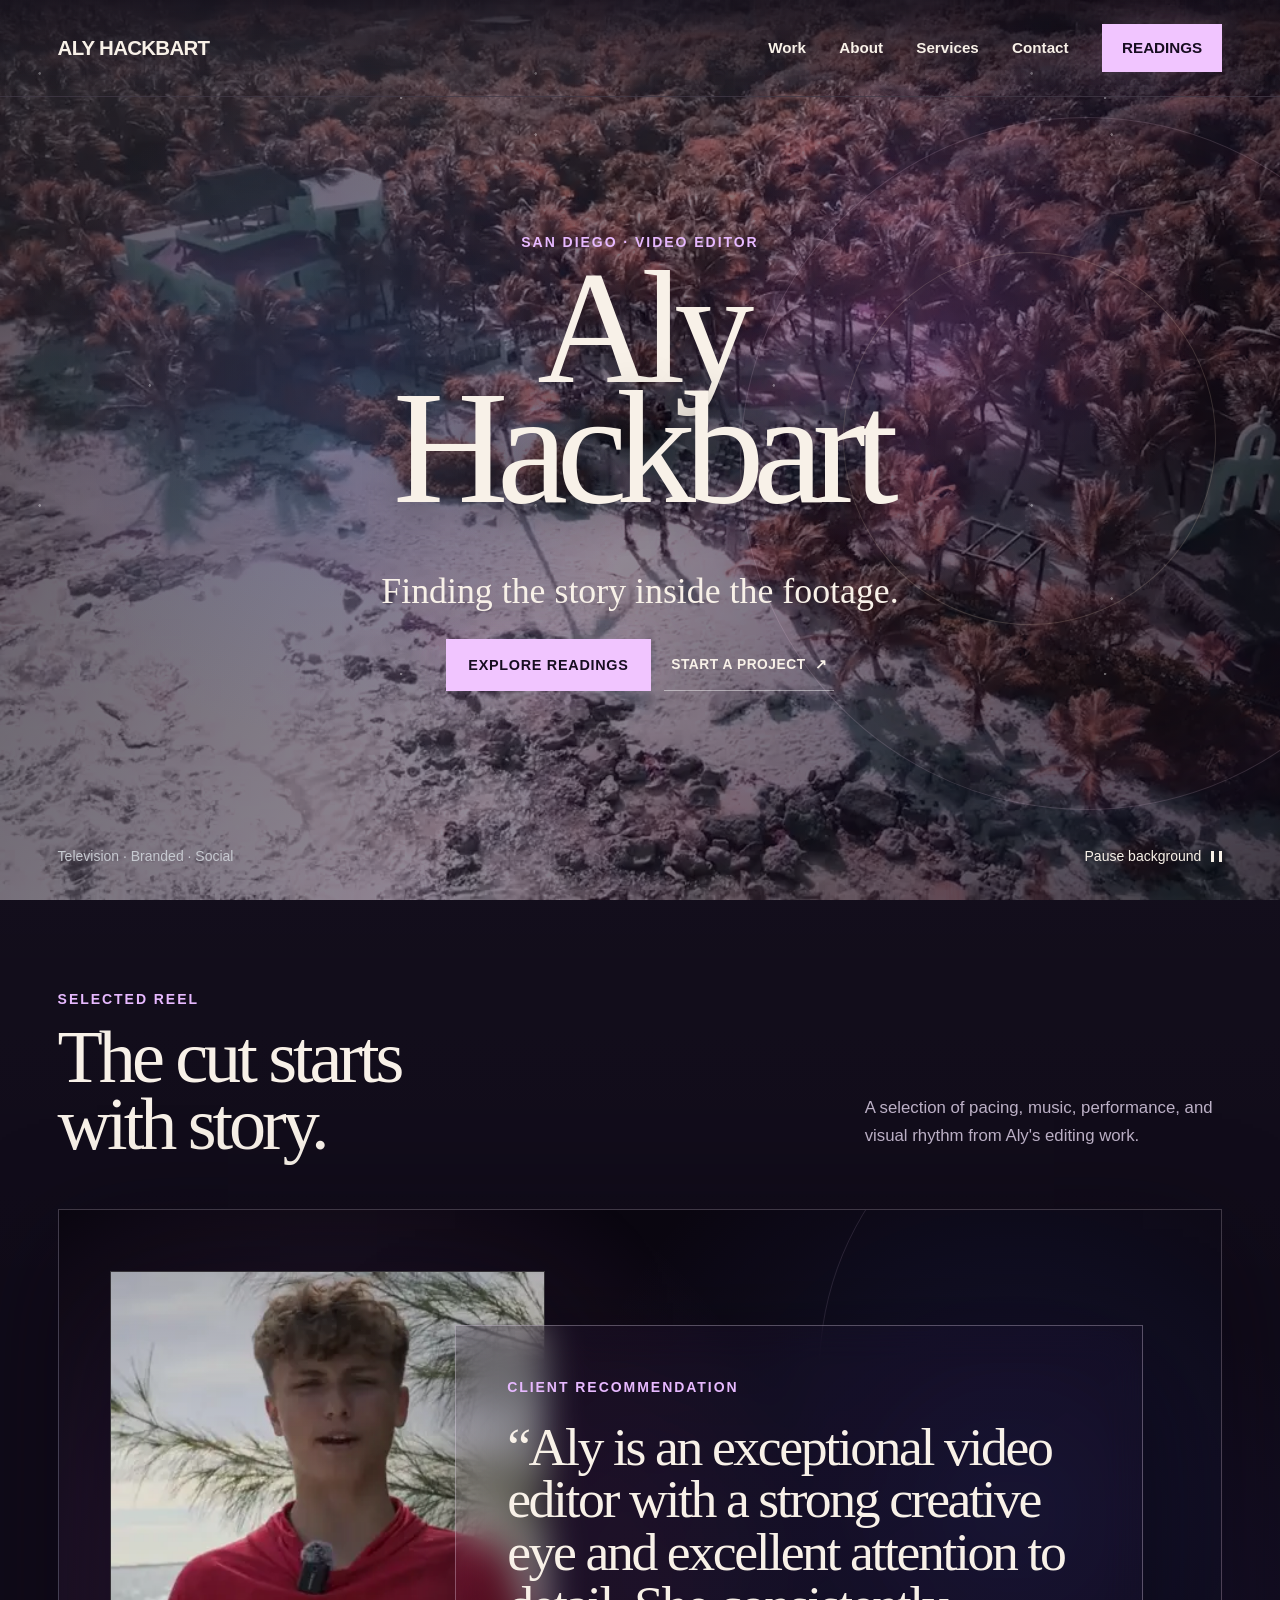
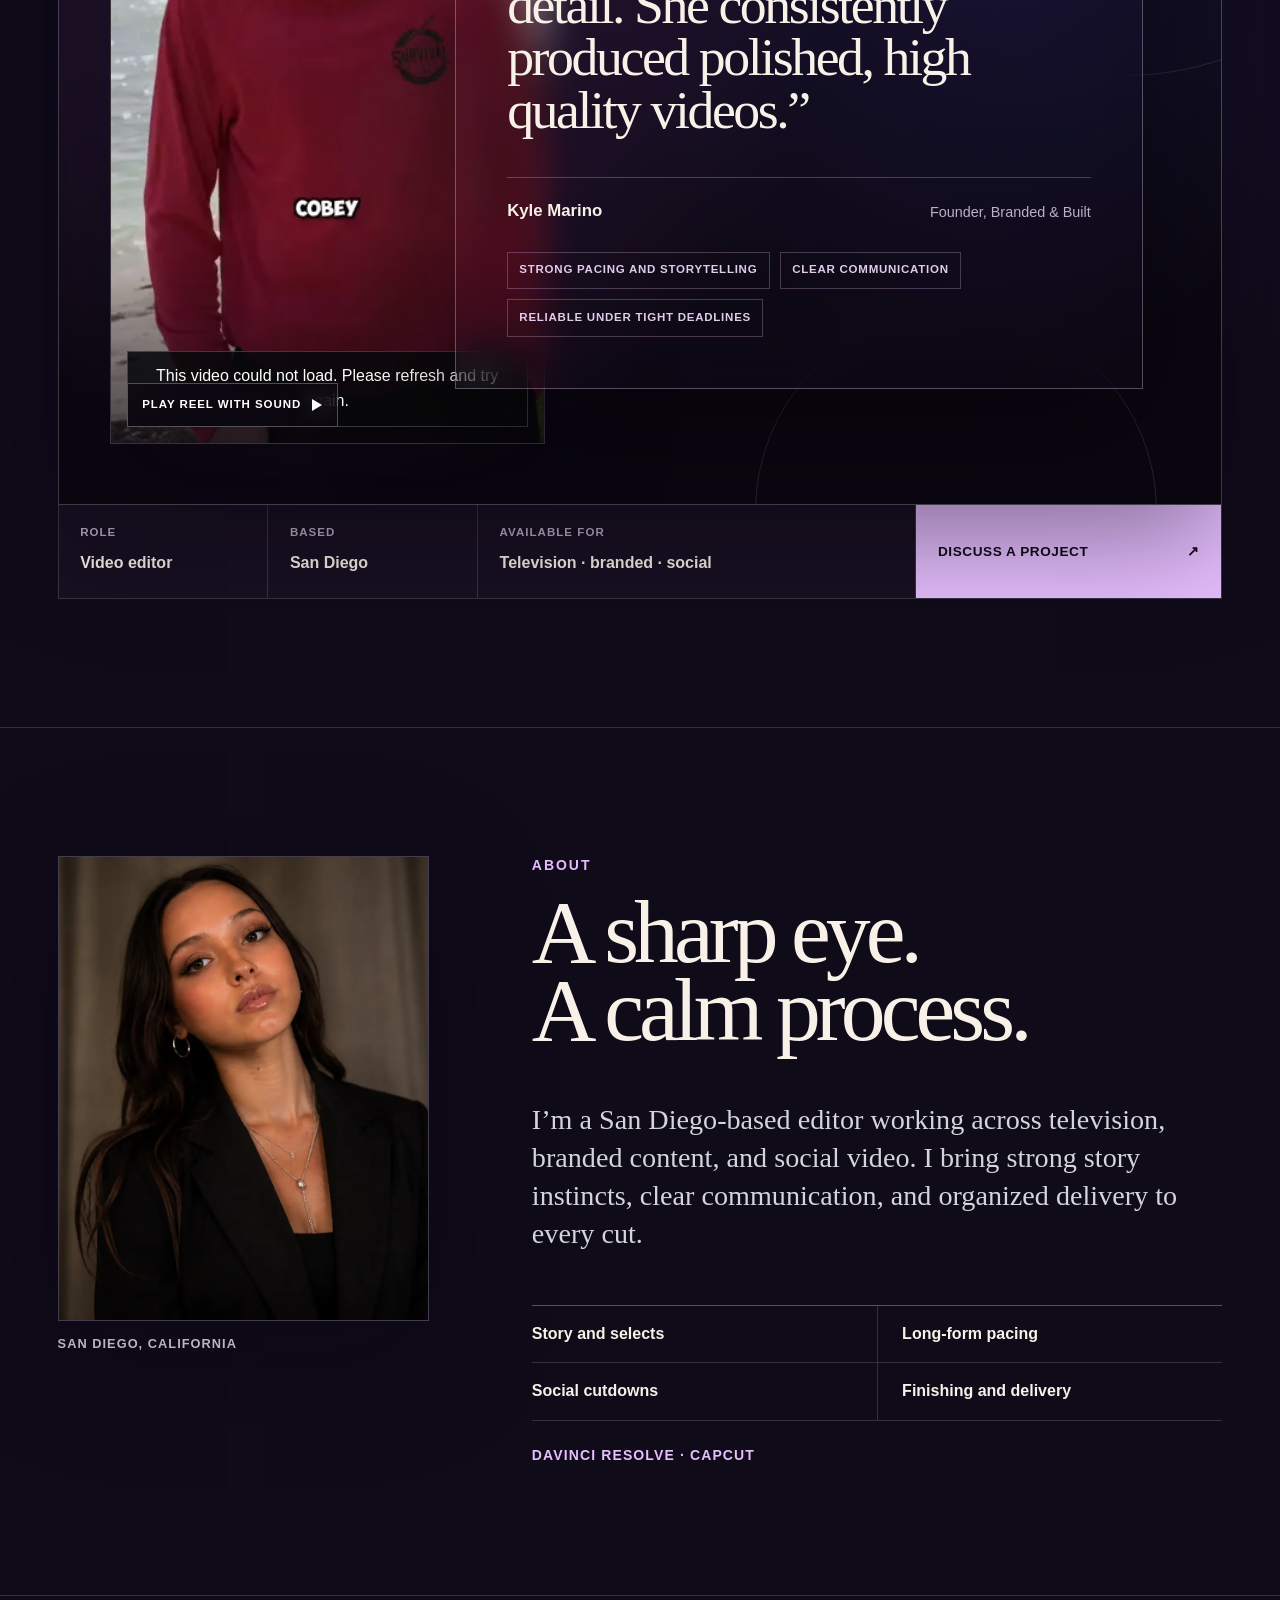
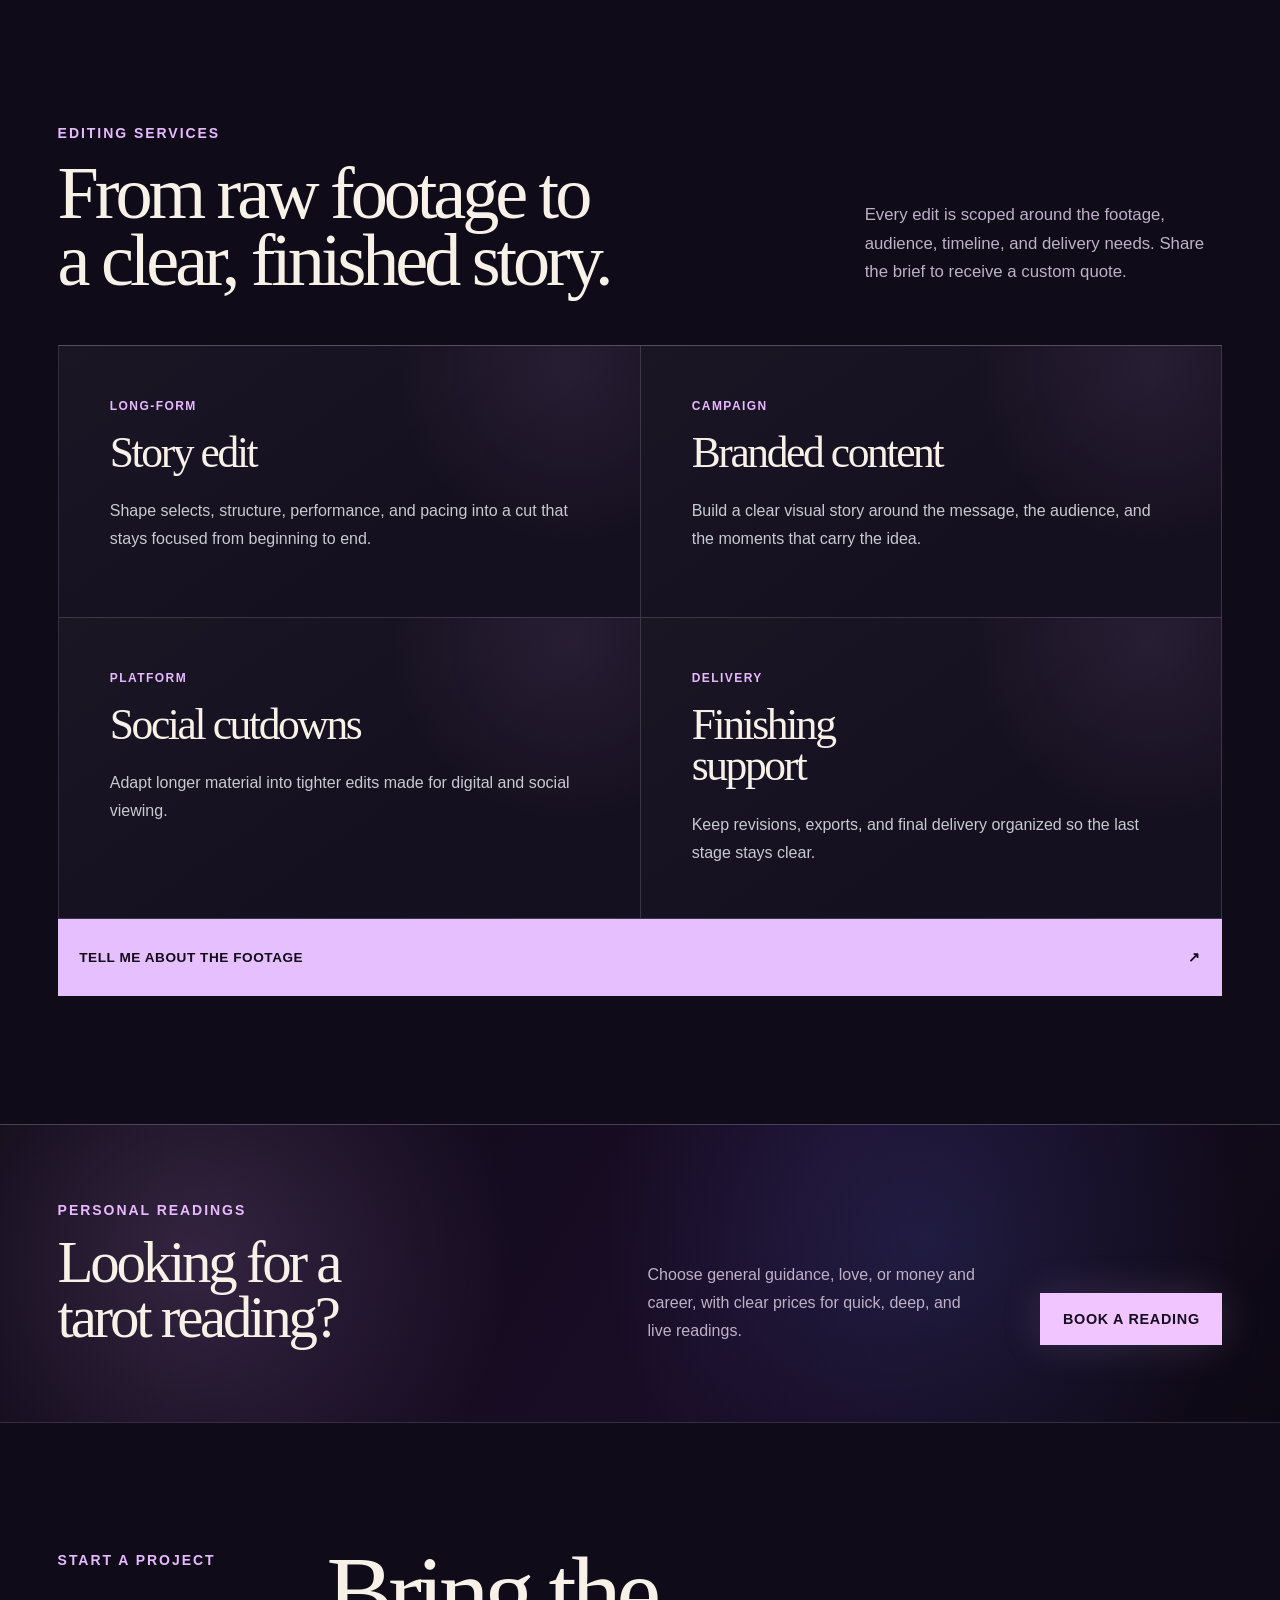
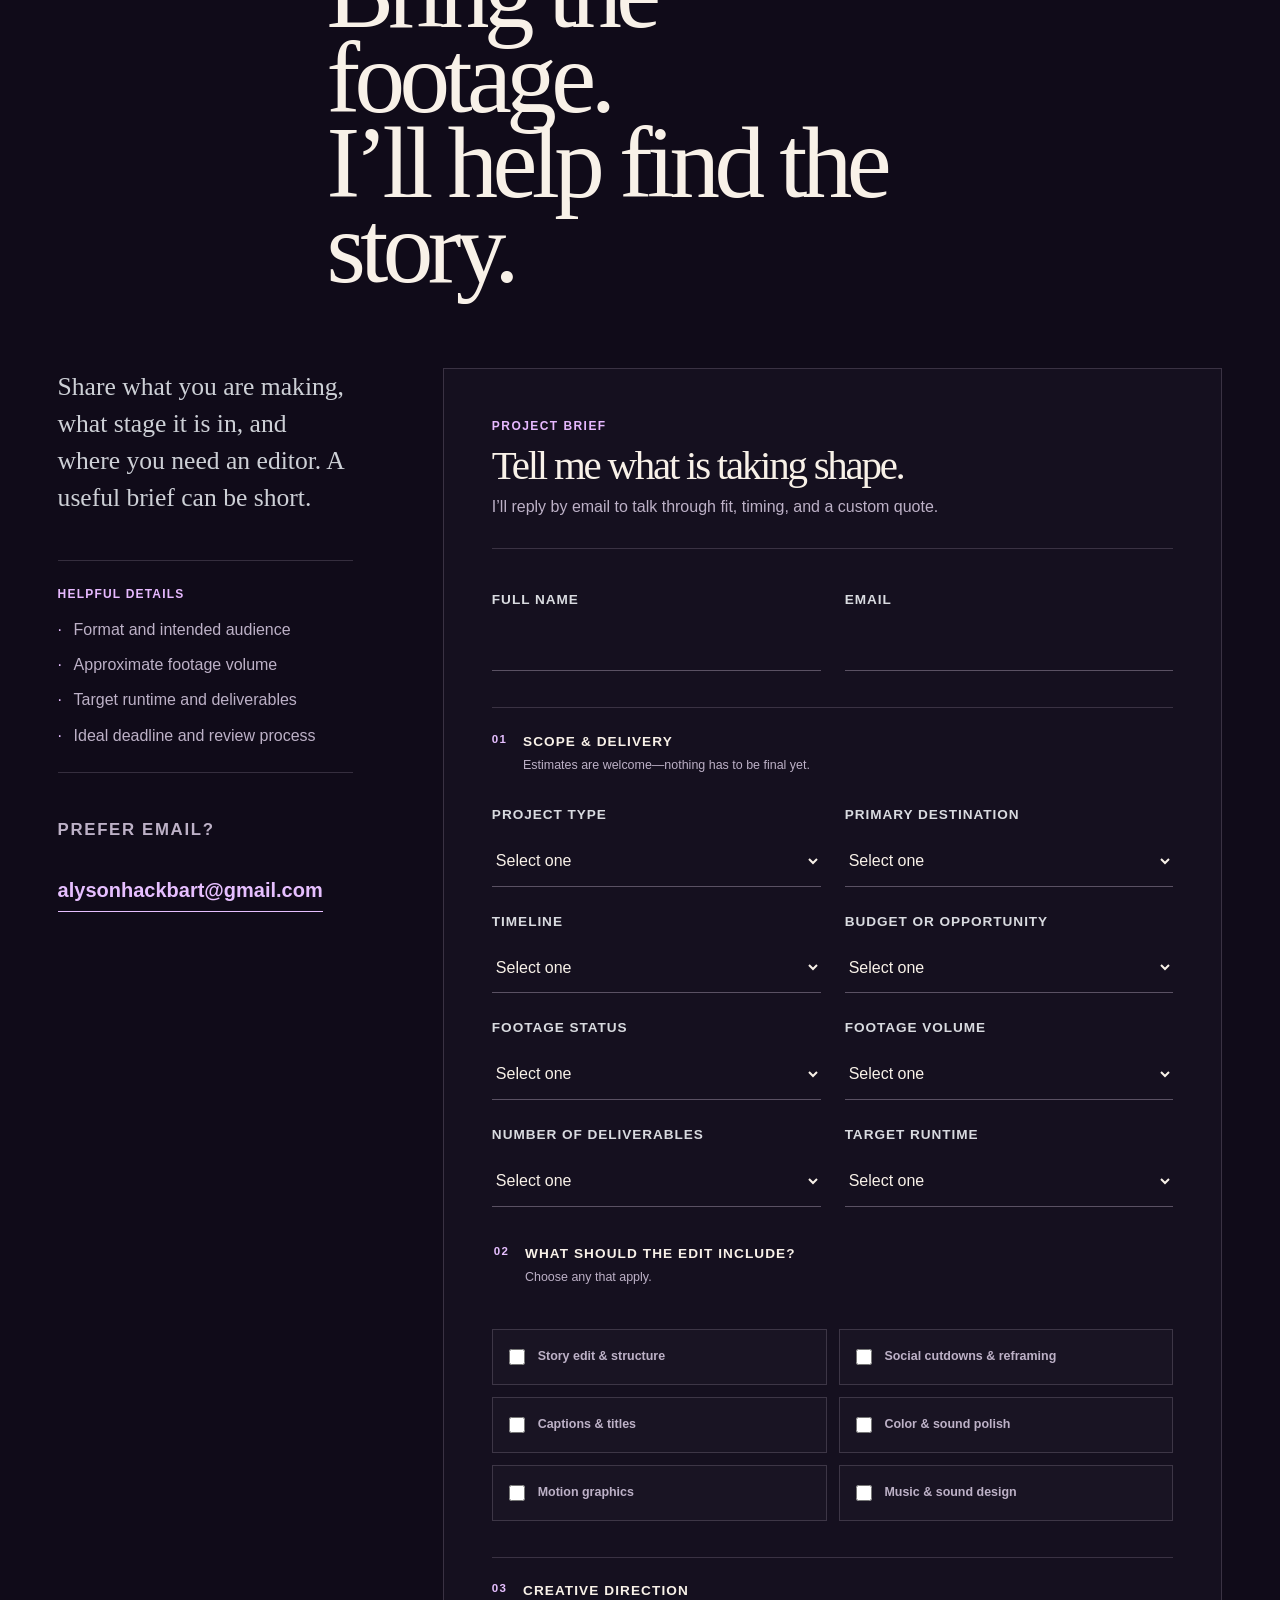
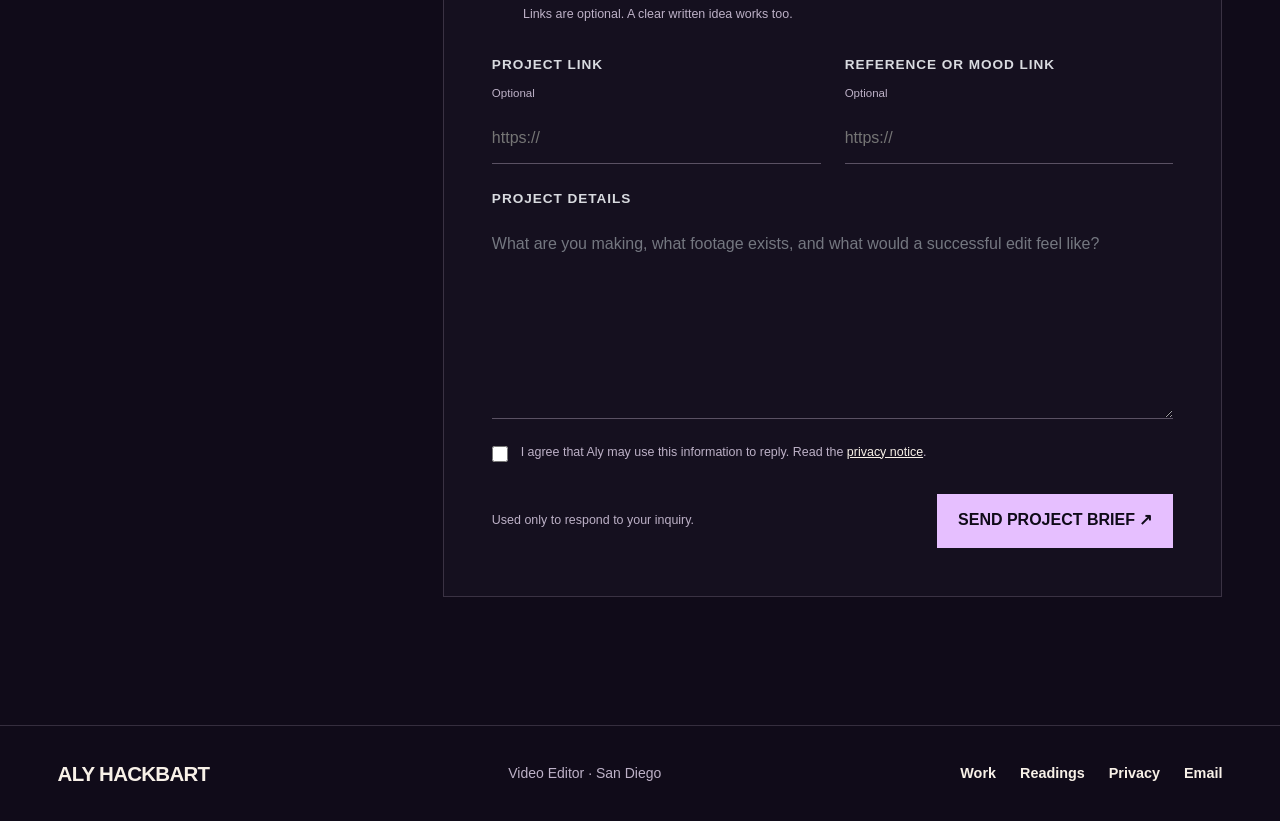
<file: index.html>
<!doctype html>
<html lang="en">
<head>
  <meta charset="utf-8">
  <meta name="viewport" content="width=device-width, initial-scale=1">
  <meta name="theme-color" content="#08090b">
  <meta name="robots" content="index,follow,max-image-preview:large">
  <meta name="description" content="Aly Hackbart is a San Diego video editor shaping story-driven television, branded, social, and short-form content.">
  <link rel="canonical" href="https://alyhackbart.com/">
  <link rel="icon" href="/favicon.svg" type="image/svg+xml">
  <link rel="icon" href="/favicon.png" type="image/png" sizes="64x64">
  <link rel="apple-touch-icon" href="/apple-touch-icon.png">
  <link rel="manifest" href="/site.webmanifest">
  <meta property="og:site_name" content="Aly Hackbart">
  <meta property="og:title" content="Aly Hackbart | Video Editor in San Diego">
  <meta property="og:description" content="Story-driven editing for television, branded content, social media, and digital audiences.">
  <meta property="og:type" content="website">
  <meta property="og:url" content="https://alyhackbart.com/">
  <meta property="og:image" content="https://alyhackbart.com/assets/og-image.webp">
  <meta name="twitter:card" content="summary_large_image">
  <meta name="twitter:title" content="Aly Hackbart | Video Editor in San Diego">
  <meta name="twitter:description" content="Story-driven editing for television, branded content, social media, and digital audiences.">
  <meta name="twitter:image" content="https://alyhackbart.com/assets/og-image.webp">
  <title>Aly Hackbart | Video Editor in San Diego</title>
  <script type="application/ld+json">
  {
    "@context": "https://schema.org",
    "@graph": [
      {
        "@type": "WebSite",
        "@id": "https://alyhackbart.com/#website",
        "url": "https://alyhackbart.com/",
        "name": "Aly Hackbart",
        "description": "Aly Hackbart is a San Diego video editor shaping story-driven television, branded, social, and short-form content.",
        "inLanguage": "en-US"
      },
      {
        "@type": "ProfilePage",
        "@id": "https://alyhackbart.com/#profile",
        "url": "https://alyhackbart.com/",
        "name": "Aly Hackbart | Video Editor in San Diego",
        "mainEntity": { "@id": "https://alyhackbart.com/#aly" }
      },
      {
        "@type": "Person",
        "@id": "https://alyhackbart.com/#aly",
        "name": "Aly Hackbart",
        "url": "https://alyhackbart.com/",
        "image": "https://alyhackbart.com/assets/media/aly-portrait.webp",
        "email": "alysonhackbart@gmail.com",
        "jobTitle": "Video Editor",
        "homeLocation": { "@type": "City", "name": "San Diego" },
        "knowsAbout": [
          "DaVinci Resolve",
          "CapCut",
          "Story editing",
          "Long-form pacing",
          "Social cutdowns",
          "Post-production delivery"
        ]
      }
    ]
  }
  </script>
  <link rel="stylesheet" href="styles.css?v=20260904-5">
  <script src="script.js?v=20260904-6" defer></script>
</head>
<body id="top" class="portfolio-page">
  <a class="skip-link" href="#main">Skip to content</a>

  <header class="site-header">
    <a class="wordmark" href="#top" aria-label="Aly Hackbart, home">Aly Hackbart</a>
    <button class="menu-toggle" type="button" aria-expanded="false" aria-controls="site-nav" data-menu-toggle>
      <span>Menu</span>
      <i aria-hidden="true"></i>
    </button>
    <nav id="site-nav" aria-label="Primary navigation" data-nav>
      <a href="#work">Work</a>
      <a href="#about">About</a>
      <a href="#services">Services</a>
      <a href="#contact">Contact</a>
      <a class="nav-cta readings-nav-cta" href="/readings/">Readings</a>
    </nav>
  </header>

  <main id="main">
    <section class="hero" aria-labelledby="hero-title">
      <video class="hero-media" autoplay muted loop playsinline poster="assets/media/hero-background-poster.webp" aria-hidden="true" data-hero-video>
        <source src="assets/media/hero-background.mp4" type="video/mp4">
      </video>
      <div class="hero-shade" aria-hidden="true"></div>
      <div class="hero-grid" aria-hidden="true"></div>
      <div class="hero-content">
        <p class="hero-kicker">San Diego · Video Editor</p>
        <h1 id="hero-title">Aly<br>Hackbart</h1>
        <p class="hero-statement">Finding the story inside the footage.</p>
        <div class="hero-actions">
          <a class="button button-primary readings-primary" href="/readings/">Explore readings</a>
          <a class="hero-text-link" href="#contact">Start a project <span aria-hidden="true">↗</span></a>
        </div>
      </div>
      <div class="hero-foot">
        <p>Television · Branded · Social</p>
        <button class="video-control" type="button" aria-pressed="false" data-video-control>
          <span data-video-control-label>Pause background</span>
          <i aria-hidden="true"></i>
        </button>
      </div>
    </section>

    <div class="black-stage">
      <section class="showcase-section" id="work" aria-labelledby="reel-title">
        <header class="section-header showcase-heading">
          <div>
            <p class="section-label">Selected reel</p>
            <h2 id="reel-title">The cut starts with story.</h2>
          </div>
          <p class="section-note">A selection of pacing, music, performance, and visual rhythm from Aly's editing work.</p>
        </header>
        <div class="showcase-layer">
          <div class="showcase-video">
            <video class="showcase-player" src="assets/media/selected-edit.hd.00.mp4?v=20260904-1" playsinline preload="auto" poster="assets/media/selected-edit-poster.webp?v=20260903-1" data-selected-video data-video-sources='["assets/media/selected-edit.hd.00.mp4?v=20260904-1","assets/media/selected-edit.hd.01.mp4?v=20260904-1","assets/media/selected-edit.hd.02.mp4?v=20260904-1","assets/media/selected-edit.hd.03.mp4?v=20260904-1","assets/media/selected-edit.hd.04.mp4?v=20260904-1","assets/media/selected-edit.hd.05.mp4?v=20260904-1","assets/media/selected-edit.hd.06b.mp4?v=20260904-1","assets/media/selected-edit.hd.07.mp4?v=20260904-1","assets/media/selected-edit.hd.08.mp4?v=20260904-1","assets/media/selected-edit.hd.09.mp4?v=20260904-1","assets/media/selected-edit.hd.10.mp4?v=20260904-1","assets/media/selected-edit.hd.11.mp4?v=20260904-1","assets/media/selected-edit.hd.12.mp4?v=20260904-1","assets/media/selected-edit.hd.13.mp4?v=20260904-1","assets/media/selected-edit.hd.14.mp4?v=20260904-1"]' aria-label="HD selected editing reel with sound by Aly Hackbart">
              Your browser does not support this video player.
            </video>
            <div class="showcase-video-shade" aria-hidden="true"></div>
            <button class="showcase-video-control" type="button" aria-pressed="true" data-showcase-video-control>
              <span data-showcase-video-label>Play reel with sound</span>
              <i aria-hidden="true"></i>
            </button>
            <p class="showcase-video-status" data-video-status role="status" hidden></p>
          </div>

          <aside class="recommendation-overlay" aria-labelledby="recommendation-title">
            <p class="section-label">Client recommendation</p>
            <blockquote>
              <p id="recommendation-title">“Aly is an exceptional video editor with a strong creative eye and excellent attention to detail. She consistently produced polished, high quality videos.”</p>
            </blockquote>
            <div class="recommendation-credit">
              <p>Kyle Marino</p>
              <span>Founder, Branded &amp; Built</span>
            </div>
            <ul class="recommendation-strengths" aria-label="Recommendation highlights">
              <li>Strong pacing and storytelling</li>
              <li>Clear communication</li>
              <li>Reliable under tight deadlines</li>
            </ul>
          </aside>
        </div>
        <div class="reel-meta" aria-label="Reel details">
          <p><span>Role</span>Video editor</p>
          <p><span>Based</span>San Diego</p>
          <p><span>Available for</span>Television · branded · social</p>
          <a href="#contact"><span>Discuss a project</span><span aria-hidden="true">↗</span></a>
        </div>
      </section>

      <section class="about-section" id="about" aria-labelledby="about-title">
        <div class="about-media">
          <img src="assets/media/aly-portrait.webp?v=20260903-4" alt="Portrait of Aly Hackbart" loading="lazy">
          <p>San Diego, California</p>
        </div>
        <div class="about-copy">
          <p class="section-label">About</p>
          <h2 id="about-title">A sharp eye.<br>A calm process.</h2>
          <p class="about-lead">I’m a San Diego-based editor working across television, branded content, and social video. I bring strong story instincts, clear communication, and organized delivery to every cut.</p>
          <div class="capability-list" aria-label="Editing capabilities">
            <p>Story and selects</p>
            <p>Long-form pacing</p>
            <p>Social cutdowns</p>
            <p>Finishing and delivery</p>
          </div>
          <p class="tools">DaVinci Resolve · CapCut</p>
        </div>
      </section>

      <section class="services-section" id="services" aria-labelledby="services-title">
        <header class="section-header services-header">
          <div>
            <p class="section-label">Editing services</p>
            <h2 id="services-title">From raw footage to a clear, finished story.</h2>
          </div>
          <p class="section-note">Every edit is scoped around the footage, audience, timeline, and delivery needs. Share the brief to receive a custom quote.</p>
        </header>

        <div class="editing-service-list">
          <article class="editing-service">
            <p class="service-type">Long-form</p>
            <h3>Story edit</h3>
            <p>Shape selects, structure, performance, and pacing into a cut that stays focused from beginning to end.</p>
          </article>
          <article class="editing-service">
            <p class="service-type">Campaign</p>
            <h3>Branded content</h3>
            <p>Build a clear visual story around the message, the audience, and the moments that carry the idea.</p>
          </article>
          <article class="editing-service">
            <p class="service-type">Platform</p>
            <h3>Social cutdowns</h3>
            <p>Adapt longer material into tighter edits made for digital and social viewing.</p>
          </article>
          <article class="editing-service">
            <p class="service-type">Delivery</p>
            <h3>Finishing support</h3>
            <p>Keep revisions, exports, and final delivery organized so the last stage stays clear.</p>
          </article>
        </div>
        <a class="wide-cta" href="#contact"><span>Tell me about the footage</span><span aria-hidden="true">↗</span></a>
      </section>

      <aside class="readings-bridge" aria-labelledby="readings-bridge-title">
        <div>
          <p class="section-label">Personal readings</p>
          <h2 id="readings-bridge-title">Looking for a tarot reading?</h2>
        </div>
        <p>Choose general guidance, love, or money and career, with clear prices for quick, deep, and live readings.</p>
        <a class="button button-primary readings-primary" href="/readings/">Book a reading</a>
      </aside>

      <section class="contact-section" id="contact" aria-labelledby="contact-title">
        <header class="contact-heading">
          <p class="section-label">Start a project</p>
          <h2 id="contact-title">Bring the footage.<br>I’ll help find the story.</h2>
        </header>

        <div class="contact-grid">
          <div class="contact-copy">
            <p>Share what you are making, what stage it is in, and where you need an editor. A useful brief can be short.</p>
            <div class="brief-guide">
              <p class="brief-guide-title">Helpful details</p>
              <ul>
                <li>Format and intended audience</li>
                <li>Approximate footage volume</li>
                <li>Target runtime and deliverables</li>
                <li>Ideal deadline and review process</li>
              </ul>
            </div>
            <p class="direct-contact">Prefer email?</p>
            <a class="email-link" href="mailto:alysonhackbart@gmail.com">alysonhackbart@gmail.com</a>
          </div>

          <form action="https://formsubmit.co/251d51551e089c4c1000323b75ae9878" method="post">
            <div class="form-intro form-full">
              <p class="service-type">Project brief</p>
              <h3>Tell me what is taking shape.</h3>
              <p>I’ll reply by email to talk through fit, timing, and a custom quote.</p>
            </div>
            <input type="hidden" name="_subject" value="New AlyHackbart.com editing inquiry">
            <input type="hidden" name="_next" value="https://alyhackbart.com/thanks.html">
            <input type="hidden" name="_autoresponse" value="Thanks for reaching out to Aly Hackbart. Your project brief was received, and Aly will reply as soon as possible.">
            <input type="hidden" name="Source" value="https://alyhackbart.com/#contact">
            <input type="hidden" name="form_started_at" value="" data-form-started-at>
            <label class="form-honeypot" aria-hidden="true">Company website<input type="url" name="company_website" tabindex="-1" autocomplete="off"></label>
            <label>Full name<input type="text" name="Full name" autocomplete="name" required></label>
            <label>Email<input type="email" name="email" autocomplete="email" required></label>

            <div class="form-section-title form-full">
              <span>01</span>
              <div>
                <p>Scope &amp; delivery</p>
                <small>Estimates are welcome—nothing has to be final yet.</small>
              </div>
            </div>
            <label>Project type<select name="Project type" required><option value="">Select one</option><option value="Editing role or employment opportunity">Editing role or employment opportunity</option><option value="Assistant editor opportunity">Assistant editor opportunity</option><option value="Long-form or YouTube">Long-form or YouTube</option><option value="Branded content">Branded content</option><option value="Social content">Social content</option><option value="Other editing project">Other editing project</option></select></label>
            <label>Primary destination<select name="Primary destination"><option value="">Select one</option><option value="YouTube">YouTube</option><option value="Instagram or TikTok">Instagram or TikTok</option><option value="Website or paid campaign">Website or paid campaign</option><option value="Television or streaming">Television or streaming</option><option value="Film festival or screening">Film festival or screening</option><option value="Multiple platforms">Multiple platforms</option><option value="Not sure yet">Not sure yet</option></select></label>
            <label>Timeline<select name="Timeline"><option value="">Select one</option><option value="As soon as possible">As soon as possible</option><option value="1 to 2 weeks">1 to 2 weeks</option><option value="3 to 4 weeks">3 to 4 weeks</option><option value="1 to 3 months">1 to 3 months</option><option value="Ongoing">Ongoing</option><option value="Not set yet">Not set yet</option></select></label>
            <label>Budget or opportunity<select name="Budget"><option value="">Select one</option><option value="Employment opportunity">Employment opportunity</option><option value="Under $500">Under $500</option><option value="$500 to $1,000">$500 to $1,000</option><option value="$1,000 to $2,500">$1,000 to $2,500</option><option value="$2,500+">$2,500+</option><option value="Not sure yet">Not sure yet</option></select></label>
            <label>Footage status<select name="Footage status"><option value="">Select one</option><option value="Ready to edit">Ready to edit</option><option value="Partially ready">Partially ready</option><option value="Still filming">Still filming</option><option value="Needs organizing or syncing">Needs organizing or syncing</option><option value="Not filmed yet">Not filmed yet</option><option value="No footage needed">No footage needed</option></select></label>
            <label>Footage volume<select name="Footage volume"><option value="">Select one</option><option value="Under 30 minutes">Under 30 minutes</option><option value="30 to 90 minutes">30 to 90 minutes</option><option value="1.5 to 4 hours">1.5 to 4 hours</option><option value="4 to 10 hours">4 to 10 hours</option><option value="More than 10 hours">More than 10 hours</option><option value="Not sure yet">Not sure yet</option></select></label>
            <label>Number of deliverables<select name="Deliverables"><option value="">Select one</option><option value="One final video">One final video</option><option value="One video plus cutdowns">One video plus cutdowns</option><option value="2 to 5 videos">2 to 5 videos</option><option value="6 or more videos">6 or more videos</option><option value="Ongoing content">Ongoing content</option><option value="Not sure yet">Not sure yet</option></select></label>
            <label>Target runtime<select name="Target runtime"><option value="">Select one</option><option value="Under 60 seconds">Under 60 seconds</option><option value="1 to 3 minutes">1 to 3 minutes</option><option value="3 to 10 minutes">3 to 10 minutes</option><option value="10 to 30 minutes">10 to 30 minutes</option><option value="30 minutes or longer">30 minutes or longer</option><option value="Multiple runtimes">Multiple runtimes</option><option value="Not sure yet">Not sure yet</option></select></label>

            <fieldset class="editing-needs form-full">
              <legend>
                <span>02</span>
                <span><strong>What should the edit include?</strong><small>Choose any that apply.</small></span>
              </legend>
              <div class="editing-needs-grid">
                <label><input type="checkbox" name="Need - Story edit" value="Story edit and structure"><span>Story edit &amp; structure</span></label>
                <label><input type="checkbox" name="Need - Social cutdowns" value="Social cutdowns and reframing"><span>Social cutdowns &amp; reframing</span></label>
                <label><input type="checkbox" name="Need - Captions" value="Captions and titles"><span>Captions &amp; titles</span></label>
                <label><input type="checkbox" name="Need - Color and sound" value="Color and sound polish"><span>Color &amp; sound polish</span></label>
                <label><input type="checkbox" name="Need - Motion graphics" value="Motion graphics"><span>Motion graphics</span></label>
                <label><input type="checkbox" name="Need - Music" value="Music and sound design"><span>Music &amp; sound design</span></label>
              </div>
            </fieldset>

            <div class="form-section-title form-full">
              <span>03</span>
              <div>
                <p>Creative direction</p>
                <small>Links are optional. A clear written idea works too.</small>
              </div>
            </div>
            <label>Project link <span class="optional">Optional</span><input type="url" name="Project link" inputmode="url" placeholder="https://"></label>
            <label>Reference or mood link <span class="optional">Optional</span><input type="url" name="Reference link" inputmode="url" placeholder="https://"></label>
            <label class="form-full">Project details<textarea name="Details" rows="7" placeholder="What are you making, what footage exists, and what would a successful edit feel like?" required></textarea></label>
            <label class="consent form-full"><input type="checkbox" name="Consent" value="I agree" required><span>I agree that Aly may use this information to reply. Read the <a href="privacy.html">privacy notice</a>.</span></label>
            <div class="form-footer form-full">
              <p>Used only to respond to your inquiry.</p>
              <button type="submit">Send project brief <span aria-hidden="true">↗</span></button>
            </div>
          </form>
        </div>
      </section>
    </div>
  </main>

  <footer>
    <a class="wordmark" href="#top">Aly Hackbart</a>
    <p>Video Editor · San Diego</p>
    <div><a href="#work">Work</a><a href="/readings/">Readings</a><a href="privacy.html">Privacy</a><a href="mailto:alysonhackbart@gmail.com">Email</a></div>
  </footer>
</body>
</html>
</file>
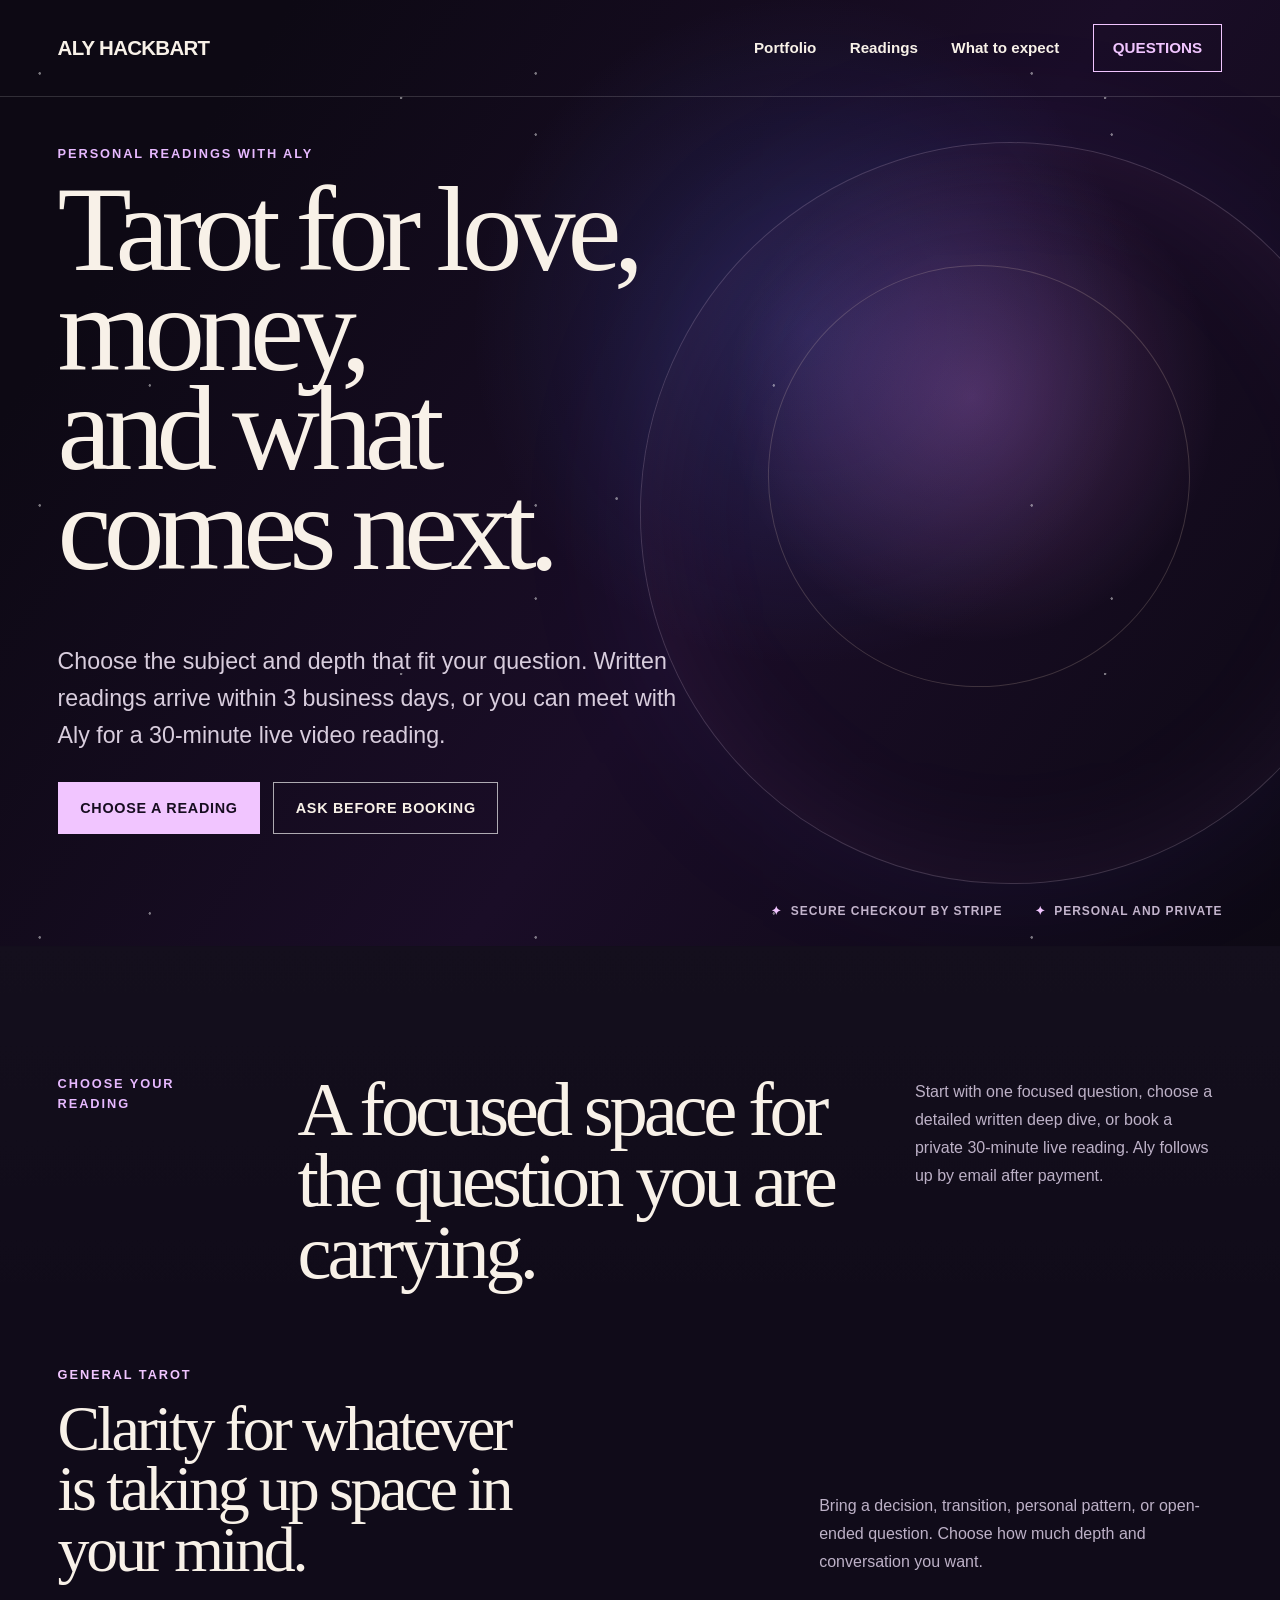
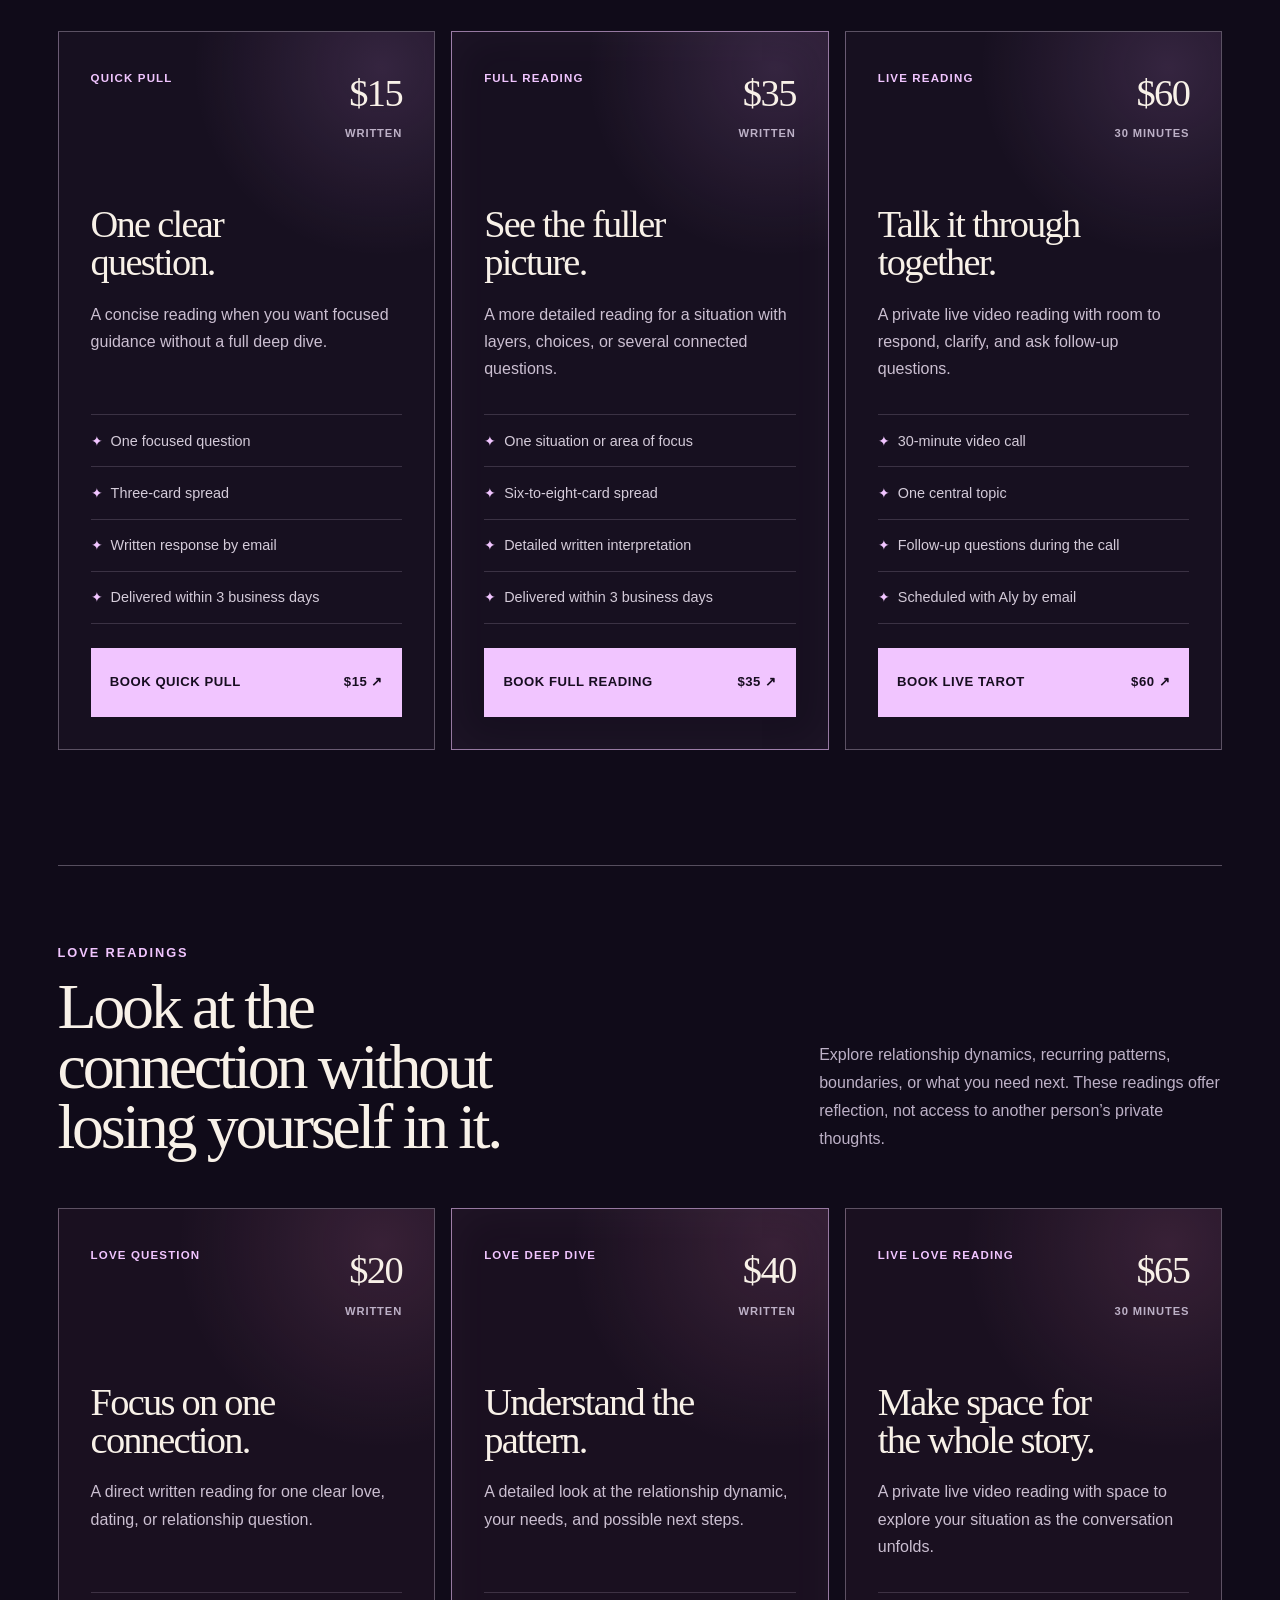
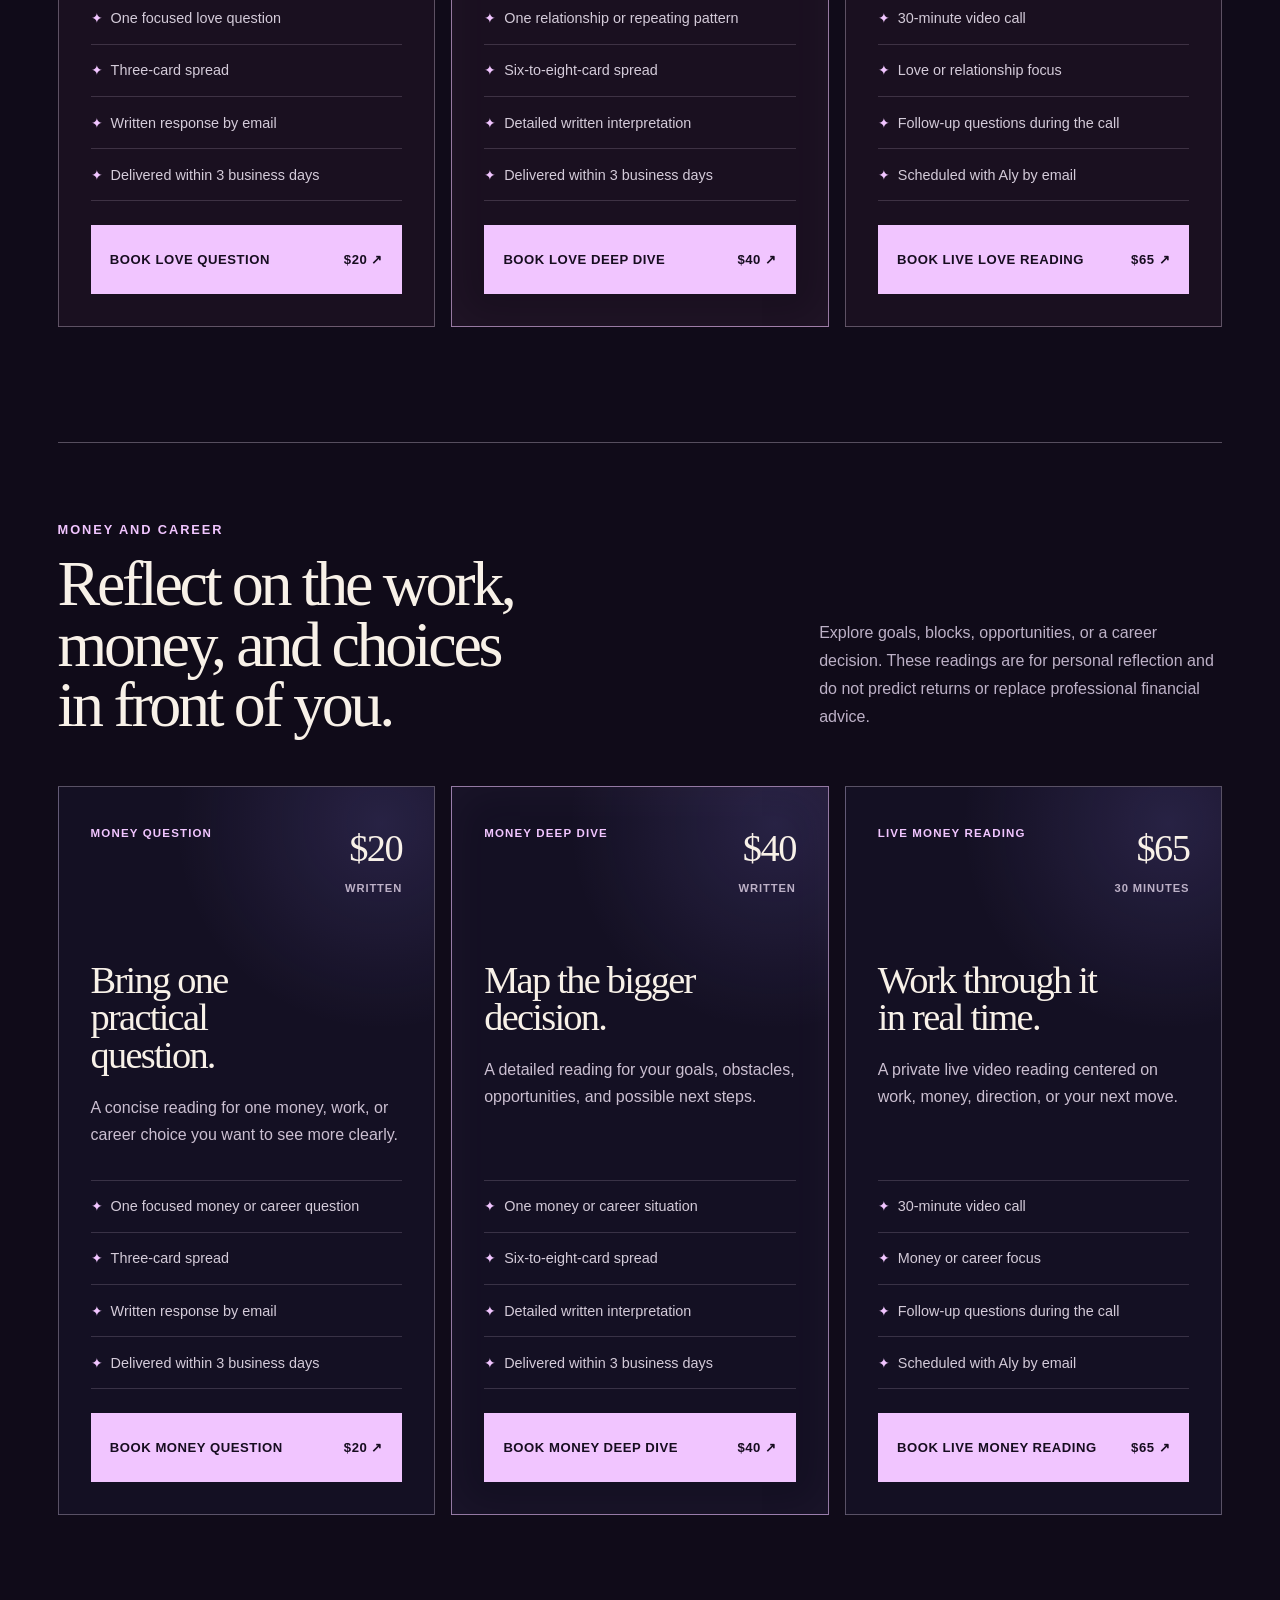
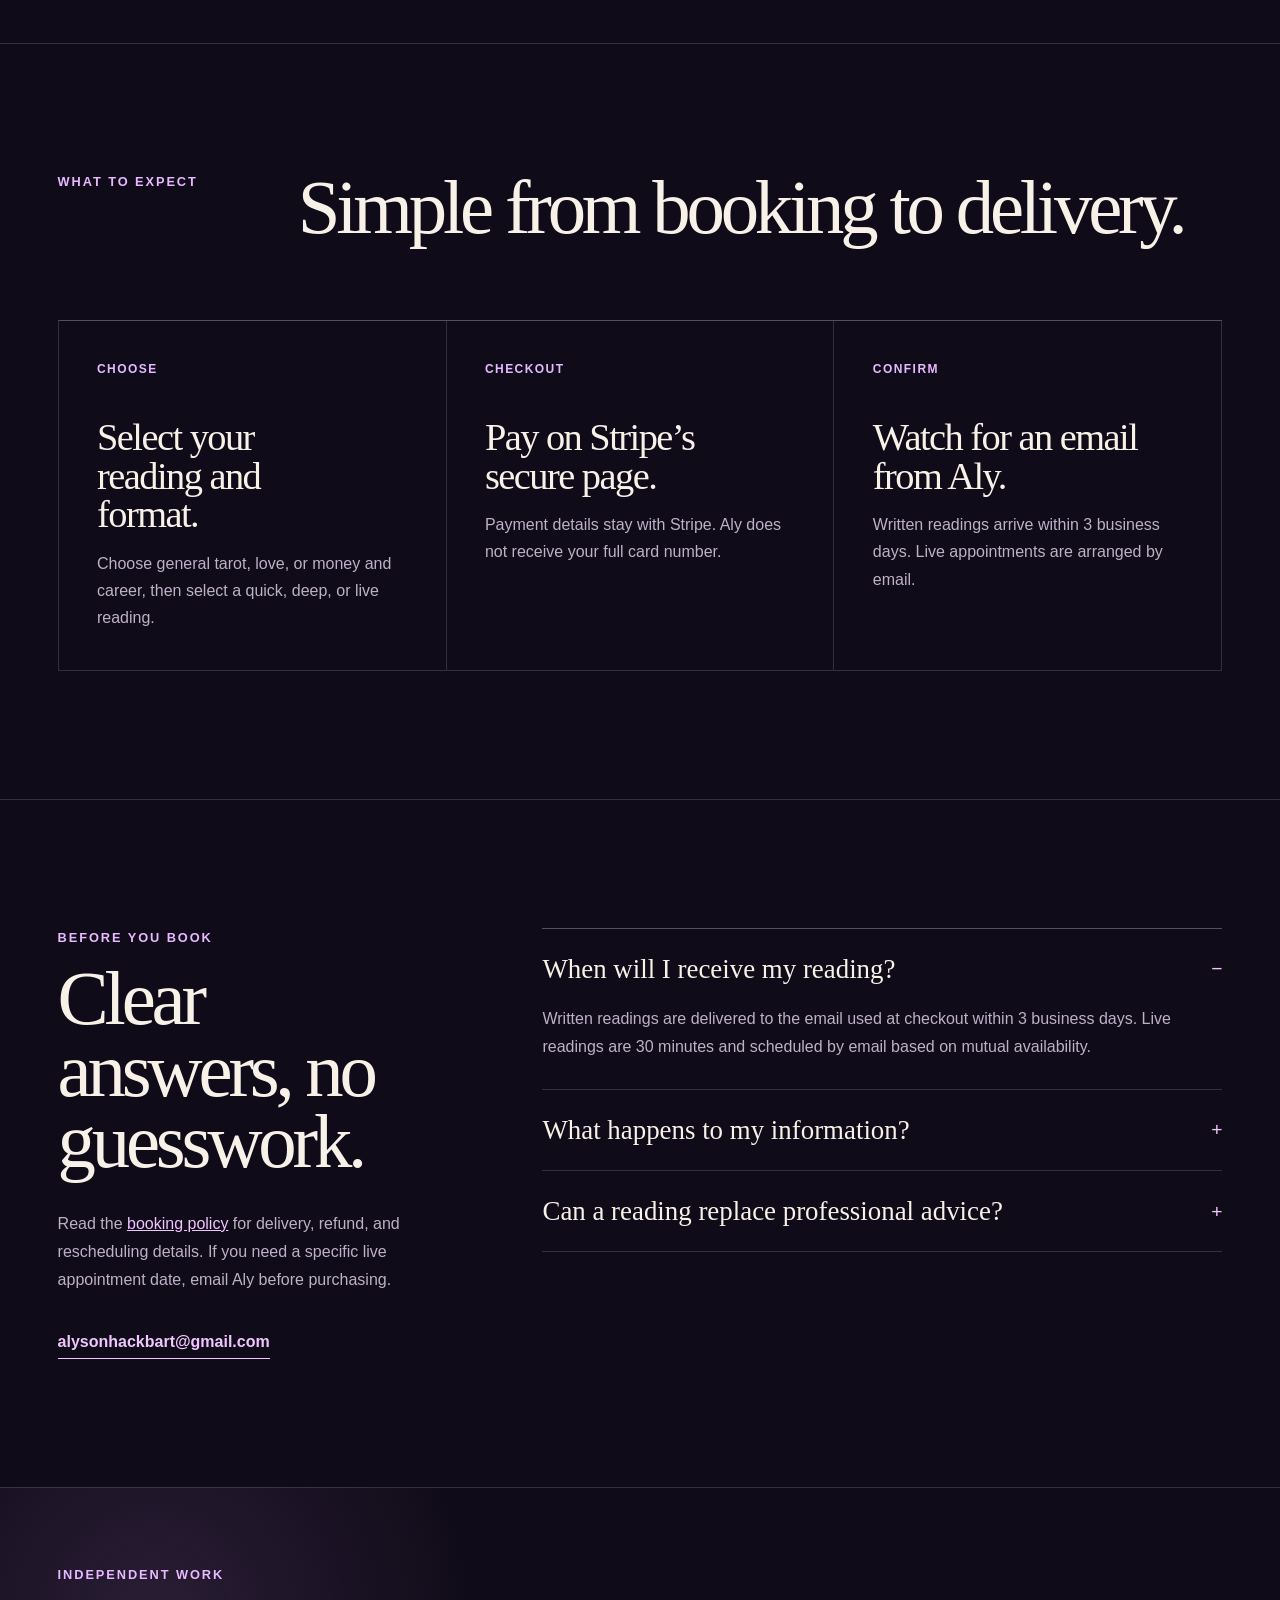
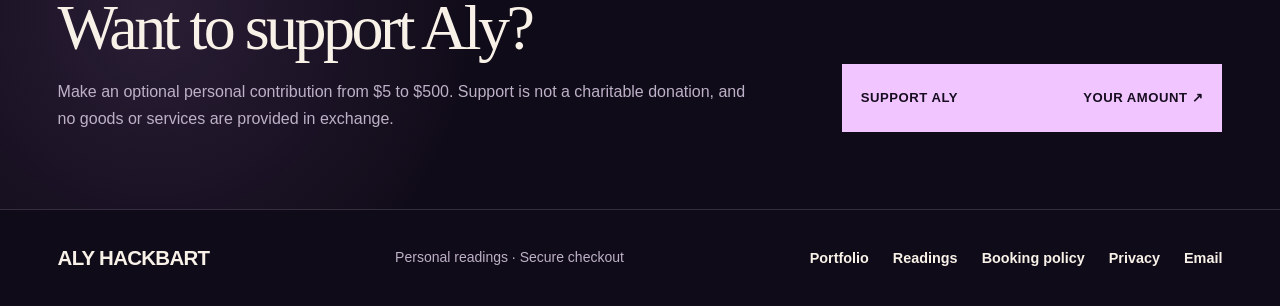
<file: readings/index.html>
<!doctype html>
<html lang="en">
<head>
  <meta charset="utf-8">
  <meta name="viewport" content="width=device-width, initial-scale=1">
  <meta name="theme-color" content="#100b19">
  <meta name="robots" content="index,follow,max-image-preview:large">
  <meta name="description" content="Book a personal tarot reading with Aly Hackbart for general guidance, love, money, or career through secure Stripe checkout.">
  <link rel="canonical" href="https://alyhackbart.com/readings/">
  <link rel="icon" href="/favicon.svg" type="image/svg+xml">
  <link rel="icon" href="/favicon.png" type="image/png" sizes="64x64">
  <link rel="apple-touch-icon" href="/apple-touch-icon.png">
  <meta property="og:site_name" content="Aly Hackbart">
  <meta property="og:title" content="Personal Readings | Aly Hackbart">
  <meta property="og:description" content="Personal tarot readings for general guidance, love, money, and career, available in writing or as a live video call.">
  <meta property="og:type" content="website">
  <meta property="og:url" content="https://alyhackbart.com/readings/">
  <meta name="twitter:card" content="summary">
  <meta name="twitter:title" content="Personal Readings | Aly Hackbart">
  <meta name="twitter:description" content="Personal tarot readings for general guidance, love, money, and career, available in writing or as a live video call.">
  <title>Personal Readings | Aly Hackbart</title>
  <script type="application/ld+json">
  {
    "@context": "https://schema.org",
    "@type": "ItemList",
    "name": "Personal readings by Aly Hackbart",
    "url": "https://alyhackbart.com/readings/",
    "itemListElement": [
      { "@type": "Offer", "position": 1, "priceCurrency": "USD", "price": "15.00", "url": "https://book.stripe.com/3cI6oG8YGgtweBh5QM4Ja03", "itemOffered": { "@type": "Service", "name": "General Tarot Quick Pull", "provider": { "@type": "Person", "name": "Aly Hackbart" } } },
      { "@type": "Offer", "position": 2, "priceCurrency": "USD", "price": "35.00", "url": "https://book.stripe.com/28E5kCdeWeloal14MI4Ja04", "itemOffered": { "@type": "Service", "name": "General Tarot Full Reading", "provider": { "@type": "Person", "name": "Aly Hackbart" } } },
      { "@type": "Offer", "position": 3, "priceCurrency": "USD", "price": "60.00", "url": "https://book.stripe.com/fZufZgcaS0uyfFl92Y4Ja05", "itemOffered": { "@type": "Service", "name": "General Tarot Live Reading", "provider": { "@type": "Person", "name": "Aly Hackbart" } } },
      { "@type": "Offer", "position": 4, "priceCurrency": "USD", "price": "20.00", "url": "https://book.stripe.com/6oU6oG7UCb9ceBh3IE4Ja06", "itemOffered": { "@type": "Service", "name": "Love Reading: One Question", "provider": { "@type": "Person", "name": "Aly Hackbart" } } },
      { "@type": "Offer", "position": 5, "priceCurrency": "USD", "price": "40.00", "url": "https://book.stripe.com/14AcN4ej04KO50H1Aw4Ja08", "itemOffered": { "@type": "Service", "name": "Love Reading: Deep Dive", "provider": { "@type": "Person", "name": "Aly Hackbart" } } },
      { "@type": "Offer", "position": 6, "priceCurrency": "USD", "price": "65.00", "url": "https://book.stripe.com/8x24gya2K6SWal1gvq4Ja07", "itemOffered": { "@type": "Service", "name": "Love Reading: Live Session", "provider": { "@type": "Person", "name": "Aly Hackbart" } } },
      { "@type": "Offer", "position": 7, "priceCurrency": "USD", "price": "20.00", "url": "https://book.stripe.com/eVqcN46Qyelodxdeni4Ja09", "itemOffered": { "@type": "Service", "name": "Money and Career Reading: One Question", "provider": { "@type": "Person", "name": "Aly Hackbart" } } },
      { "@type": "Offer", "position": 8, "priceCurrency": "USD", "price": "40.00", "url": "https://book.stripe.com/6oU8wOa2K1yCfFldje4Ja0a", "itemOffered": { "@type": "Service", "name": "Money and Career Reading: Deep Dive", "provider": { "@type": "Person", "name": "Aly Hackbart" } } },
      { "@type": "Offer", "position": 9, "priceCurrency": "USD", "price": "65.00", "url": "https://book.stripe.com/28EcN42Ai1yCgJpcfa4Ja0b", "itemOffered": { "@type": "Service", "name": "Money and Career Reading: Live Session", "provider": { "@type": "Person", "name": "Aly Hackbart" } } }
    ]
  }
  </script>
  <link rel="stylesheet" href="/styles.css?v=20260903-11">
  <script src="/script.js?v=20260903-4" defer></script>
</head>
<body id="top" class="readings-page">
  <a class="skip-link" href="#main">Skip to content</a>

  <header class="site-header readings-header">
    <a class="wordmark" href="/" aria-label="Aly Hackbart, portfolio home">Aly Hackbart</a>
    <button class="menu-toggle" type="button" aria-expanded="false" aria-controls="site-nav" data-menu-toggle>
      <span>Menu</span>
      <i aria-hidden="true"></i>
    </button>
    <nav id="site-nav" aria-label="Primary navigation" data-nav>
      <a href="/">Portfolio</a>
      <a href="#services" aria-current="page">Readings</a>
      <a href="#what-to-expect">What to expect</a>
      <a class="nav-cta" href="#questions">Questions</a>
    </nav>
  </header>

  <main id="main">
    <section class="reading-hero" aria-labelledby="reading-title">
      <div class="reading-orbit reading-orbit-one" aria-hidden="true"></div>
      <div class="reading-orbit reading-orbit-two" aria-hidden="true"></div>
      <div class="reading-stars" aria-hidden="true"></div>
      <div class="reading-hero-copy">
        <p class="reading-kicker">Personal readings with Aly</p>
        <h1 id="reading-title">Tarot for love, money,<br>and what comes next.</h1>
        <p class="reading-intro">Choose the subject and depth that fit your question. Written readings arrive within 3 business days, or you can meet with Aly for a 30-minute live video reading.</p>
        <div class="hero-actions reading-actions">
          <a class="button reading-button" href="#services">Choose a reading</a>
          <a class="button button-outline" href="mailto:alysonhackbart@gmail.com?subject=Question%20before%20booking">Ask before booking</a>
        </div>
      </div>
      <div class="reading-trust" aria-label="Booking details">
        <p>Secure checkout by Stripe</p>
        <p>Personal and private</p>
      </div>
    </section>

    <div class="readings-stage">
      <section class="reading-services" id="services" aria-labelledby="reading-services-title">
        <header class="reading-section-heading">
          <p class="reading-kicker">Choose your reading</p>
          <h2 id="reading-services-title">A focused space for the question you are carrying.</h2>
          <p>Start with one focused question, choose a detailed written deep dive, or book a private 30-minute live reading. Aly follows up by email after payment.</p>
        </header>

        <div class="reading-categories">
          <section class="reading-category general-reading-category" aria-labelledby="general-tarot-title">
            <header class="reading-category-header">
              <div>
                <p class="reading-offer-label">General tarot</p>
                <h3 id="general-tarot-title">Clarity for whatever is taking up space in your mind.</h3>
              </div>
              <p>Bring a decision, transition, personal pattern, or open-ended question. Choose how much depth and conversation you want.</p>
            </header>
            <div class="reading-tiers">
              <article class="reading-tier">
                <div class="reading-tier-top"><p class="reading-tier-label">Quick pull</p><p class="reading-price"><span>$15</span>written</p></div>
                <h4>One clear question.</h4>
                <p class="reading-tier-copy">A concise reading when you want focused guidance without a full deep dive.</p>
                <ul class="reading-includes"><li>One focused question</li><li>Three-card spread</li><li>Written response by email</li><li>Delivered within 3 business days</li></ul>
                <a class="reading-checkout" href="https://book.stripe.com/3cI6oG8YGgtweBh5QM4Ja03"><span>Book quick pull</span><span>$15 ↗</span></a>
              </article>
              <article class="reading-tier featured-tier">
                <div class="reading-tier-top"><p class="reading-tier-label">Full reading</p><p class="reading-price"><span>$35</span>written</p></div>
                <h4>See the fuller picture.</h4>
                <p class="reading-tier-copy">A more detailed reading for a situation with layers, choices, or several connected questions.</p>
                <ul class="reading-includes"><li>One situation or area of focus</li><li>Six-to-eight-card spread</li><li>Detailed written interpretation</li><li>Delivered within 3 business days</li></ul>
                <a class="reading-checkout" href="https://book.stripe.com/28E5kCdeWeloal14MI4Ja04"><span>Book full reading</span><span>$35 ↗</span></a>
              </article>
              <article class="reading-tier">
                <div class="reading-tier-top"><p class="reading-tier-label">Live reading</p><p class="reading-price"><span>$60</span>30 minutes</p></div>
                <h4>Talk it through together.</h4>
                <p class="reading-tier-copy">A private live video reading with room to respond, clarify, and ask follow-up questions.</p>
                <ul class="reading-includes"><li>30-minute video call</li><li>One central topic</li><li>Follow-up questions during the call</li><li>Scheduled with Aly by email</li></ul>
                <a class="reading-checkout" href="https://book.stripe.com/fZufZgcaS0uyfFl92Y4Ja05"><span>Book live tarot</span><span>$60 ↗</span></a>
              </article>
            </div>
          </section>

          <section class="reading-category love-reading-category" aria-labelledby="love-reading-title">
            <header class="reading-category-header">
              <div>
                <p class="reading-offer-label">Love readings</p>
                <h3 id="love-reading-title">Look at the connection without losing yourself in it.</h3>
              </div>
              <p>Explore relationship dynamics, recurring patterns, boundaries, or what you need next. These readings offer reflection, not access to another person’s private thoughts.</p>
            </header>
            <div class="reading-tiers">
              <article class="reading-tier">
                <div class="reading-tier-top"><p class="reading-tier-label">Love question</p><p class="reading-price"><span>$20</span>written</p></div>
                <h4>Focus on one connection.</h4>
                <p class="reading-tier-copy">A direct written reading for one clear love, dating, or relationship question.</p>
                <ul class="reading-includes"><li>One focused love question</li><li>Three-card spread</li><li>Written response by email</li><li>Delivered within 3 business days</li></ul>
                <a class="reading-checkout" href="https://book.stripe.com/6oU6oG7UCb9ceBh3IE4Ja06"><span>Book love question</span><span>$20 ↗</span></a>
              </article>
              <article class="reading-tier featured-tier">
                <div class="reading-tier-top"><p class="reading-tier-label">Love deep dive</p><p class="reading-price"><span>$40</span>written</p></div>
                <h4>Understand the pattern.</h4>
                <p class="reading-tier-copy">A detailed look at the relationship dynamic, your needs, and possible next steps.</p>
                <ul class="reading-includes"><li>One relationship or repeating pattern</li><li>Six-to-eight-card spread</li><li>Detailed written interpretation</li><li>Delivered within 3 business days</li></ul>
                <a class="reading-checkout" href="https://book.stripe.com/14AcN4ej04KO50H1Aw4Ja08"><span>Book love deep dive</span><span>$40 ↗</span></a>
              </article>
              <article class="reading-tier">
                <div class="reading-tier-top"><p class="reading-tier-label">Live love reading</p><p class="reading-price"><span>$65</span>30 minutes</p></div>
                <h4>Make space for the whole story.</h4>
                <p class="reading-tier-copy">A private live video reading with space to explore your situation as the conversation unfolds.</p>
                <ul class="reading-includes"><li>30-minute video call</li><li>Love or relationship focus</li><li>Follow-up questions during the call</li><li>Scheduled with Aly by email</li></ul>
                <a class="reading-checkout" href="https://book.stripe.com/8x24gya2K6SWal1gvq4Ja07"><span>Book live love reading</span><span>$65 ↗</span></a>
              </article>
            </div>
          </section>

          <section class="reading-category money-reading-category" aria-labelledby="money-reading-title">
            <header class="reading-category-header">
              <div>
                <p class="reading-offer-label">Money and career</p>
                <h3 id="money-reading-title">Reflect on the work, money, and choices in front of you.</h3>
              </div>
              <p>Explore goals, blocks, opportunities, or a career decision. These readings are for personal reflection and do not predict returns or replace professional financial advice.</p>
            </header>
            <div class="reading-tiers">
              <article class="reading-tier">
                <div class="reading-tier-top"><p class="reading-tier-label">Money question</p><p class="reading-price"><span>$20</span>written</p></div>
                <h4>Bring one practical question.</h4>
                <p class="reading-tier-copy">A concise reading for one money, work, or career choice you want to see more clearly.</p>
                <ul class="reading-includes"><li>One focused money or career question</li><li>Three-card spread</li><li>Written response by email</li><li>Delivered within 3 business days</li></ul>
                <a class="reading-checkout" href="https://book.stripe.com/eVqcN46Qyelodxdeni4Ja09"><span>Book money question</span><span>$20 ↗</span></a>
              </article>
              <article class="reading-tier featured-tier">
                <div class="reading-tier-top"><p class="reading-tier-label">Money deep dive</p><p class="reading-price"><span>$40</span>written</p></div>
                <h4>Map the bigger decision.</h4>
                <p class="reading-tier-copy">A detailed reading for your goals, obstacles, opportunities, and possible next steps.</p>
                <ul class="reading-includes"><li>One money or career situation</li><li>Six-to-eight-card spread</li><li>Detailed written interpretation</li><li>Delivered within 3 business days</li></ul>
                <a class="reading-checkout" href="https://book.stripe.com/6oU8wOa2K1yCfFldje4Ja0a"><span>Book money deep dive</span><span>$40 ↗</span></a>
              </article>
              <article class="reading-tier">
                <div class="reading-tier-top"><p class="reading-tier-label">Live money reading</p><p class="reading-price"><span>$65</span>30 minutes</p></div>
                <h4>Work through it in real time.</h4>
                <p class="reading-tier-copy">A private live video reading centered on work, money, direction, or your next move.</p>
                <ul class="reading-includes"><li>30-minute video call</li><li>Money or career focus</li><li>Follow-up questions during the call</li><li>Scheduled with Aly by email</li></ul>
                <a class="reading-checkout" href="https://book.stripe.com/28EcN42Ai1yCgJpcfa4Ja0b"><span>Book live money reading</span><span>$65 ↗</span></a>
              </article>
            </div>
          </section>
        </div>
      </section>

      <section class="reading-process" id="what-to-expect" aria-labelledby="process-title">
        <header class="reading-section-heading compact-heading">
          <p class="reading-kicker">What to expect</p>
          <h2 id="process-title">Simple from booking to delivery.</h2>
        </header>
        <div class="process-grid">
          <article>
            <p class="process-word">Choose</p>
            <h3>Select your reading and format.</h3>
            <p>Choose general tarot, love, or money and career, then select a quick, deep, or live reading.</p>
          </article>
          <article>
            <p class="process-word">Checkout</p>
            <h3>Pay on Stripe’s secure page.</h3>
            <p>Payment details stay with Stripe. Aly does not receive your full card number.</p>
          </article>
          <article>
            <p class="process-word">Confirm</p>
            <h3>Watch for an email from Aly.</h3>
            <p>Written readings arrive within 3 business days. Live appointments are arranged by email.</p>
          </article>
        </div>
      </section>

      <section class="reading-questions" id="questions" aria-labelledby="questions-title">
        <div class="questions-intro">
          <p class="reading-kicker">Before you book</p>
          <h2 id="questions-title">Clear answers, no guesswork.</h2>
          <p>Read the <a href="/booking-policy.html">booking policy</a> for delivery, refund, and rescheduling details. If you need a specific live appointment date, email Aly before purchasing.</p>
          <a class="reading-email" href="mailto:alysonhackbart@gmail.com?subject=Reading%20question">alysonhackbart@gmail.com</a>
        </div>
        <div class="question-list">
          <details open>
            <summary>When will I receive my reading?</summary>
            <p>Written readings are delivered to the email used at checkout within 3 business days. Live readings are 30 minutes and scheduled by email based on mutual availability.</p>
          </details>
          <details>
            <summary>What happens to my information?</summary>
            <p>Your contact and intake details are used to provide the reading and communicate with you. Payment information is processed by Stripe. See the <a href="/privacy.html">privacy notice</a> for more.</p>
          </details>
          <details>
            <summary>Can a reading replace professional advice?</summary>
            <p>No. Readings are for personal reflection and entertainment only. They are not medical, legal, financial, or mental health advice.</p>
          </details>
        </div>
      </section>

      <aside class="support-section" aria-labelledby="support-title">
        <div>
          <p class="reading-kicker">Independent work</p>
          <h2 id="support-title">Want to support Aly?</h2>
          <p>Make an optional personal contribution from $5 to $500. Support is not a charitable donation, and no goods or services are provided in exchange.</p>
        </div>
        <a class="reading-checkout support-checkout" href="https://buy.stripe.com/bJe28q4Iqcdg8cTeni4Ja02"><span>Support Aly</span><span>Your amount ↗</span></a>
      </aside>
    </div>
  </main>

  <footer class="readings-footer">
    <a class="wordmark" href="/">Aly Hackbart</a>
    <p>Personal readings · Secure checkout</p>
    <div><a href="/">Portfolio</a><a href="#services">Readings</a><a href="/booking-policy.html">Booking policy</a><a href="/privacy.html">Privacy</a><a href="mailto:alysonhackbart@gmail.com">Email</a></div>
  </footer>
</body>
</html>
</file>
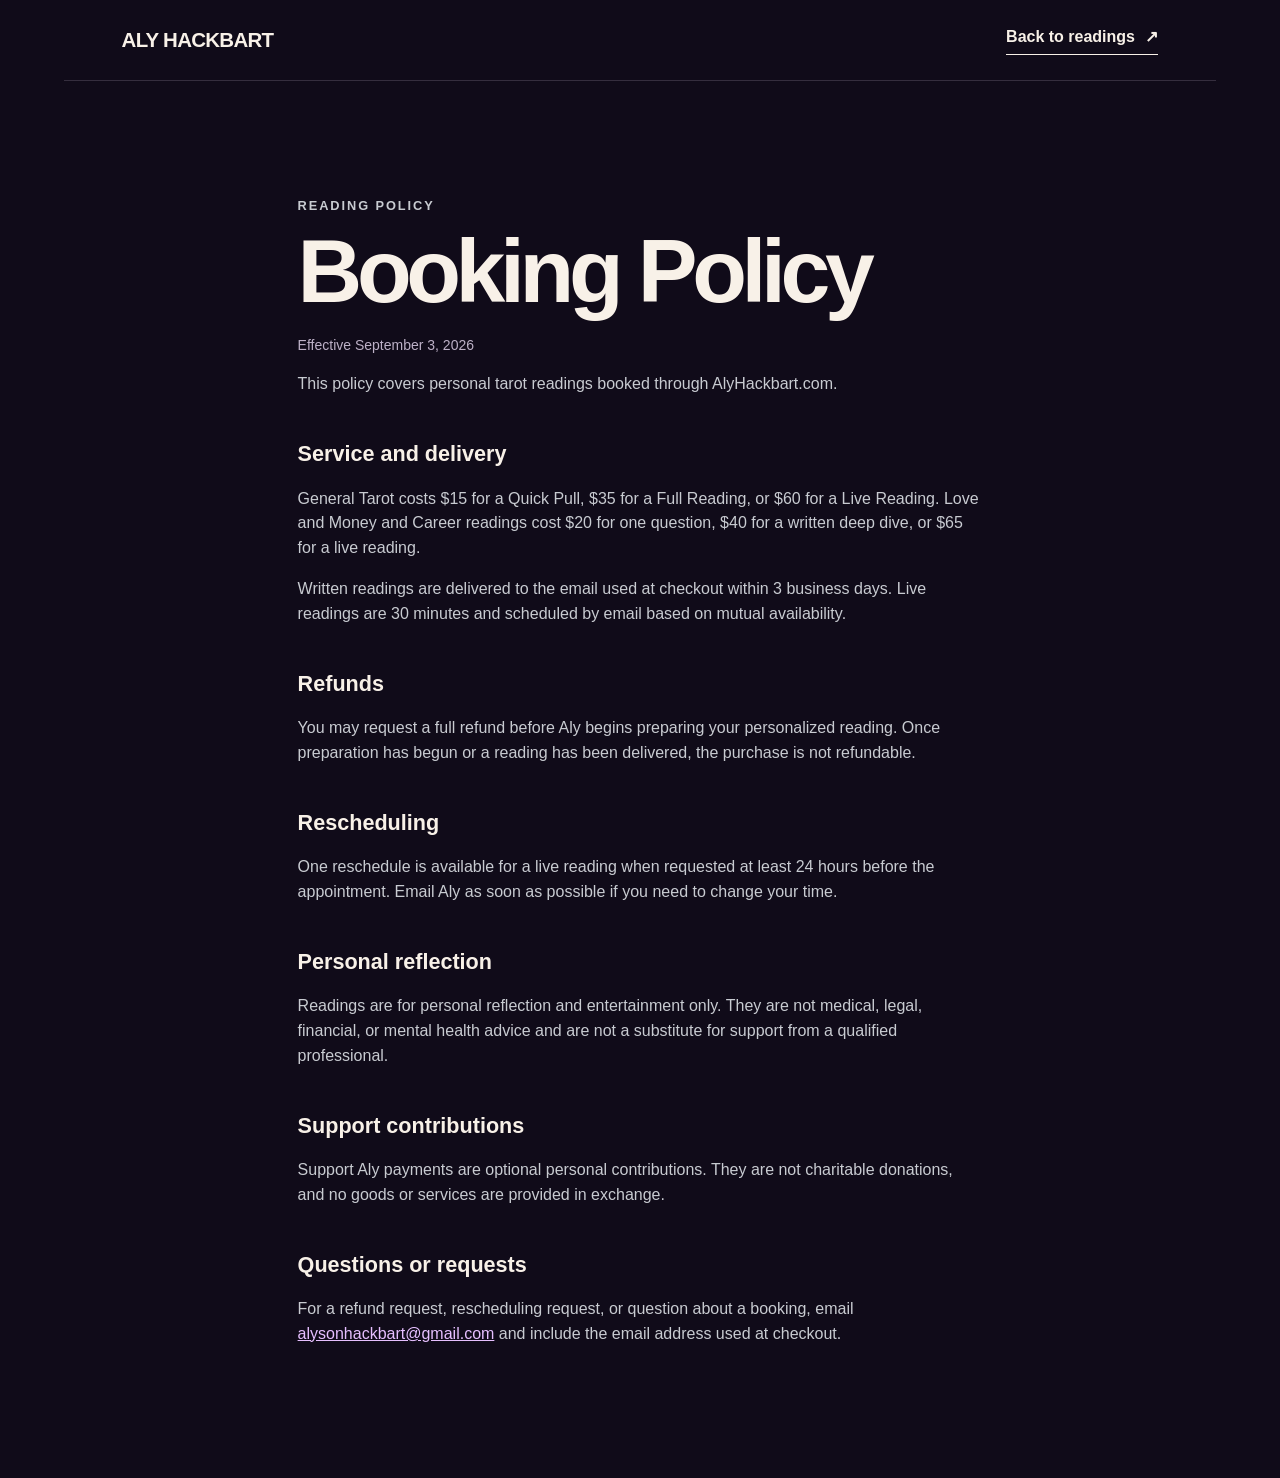
<file: booking-policy.html>
<!doctype html>
<html lang="en">
<head>
  <meta charset="utf-8">
  <meta name="viewport" content="width=device-width, initial-scale=1">
  <meta name="theme-color" content="#100b19">
  <meta name="description" content="Delivery, refund, and rescheduling policy for personal readings booked with Aly Hackbart.">
  <link rel="canonical" href="https://alyhackbart.com/booking-policy.html">
  <link rel="icon" href="/favicon.svg" type="image/svg+xml">
  <link rel="stylesheet" href="/styles.css?v=20260903-11">
  <title>Reading Booking Policy | Aly Hackbart</title>
</head>
<body class="readings-page legal-page">
  <a class="skip-link" href="#main">Skip to content</a>
  <header class="simple-header">
    <a class="wordmark" href="/readings/">Aly Hackbart</a>
    <a class="text-link" href="/readings/">Back to readings <span aria-hidden="true">↗</span></a>
  </header>
  <main id="main" class="legal-document">
    <p class="reading-kicker">Reading policy</p>
    <h1>Booking Policy</h1>
    <p class="legal-updated">Effective September 3, 2026</p>
    <p>This policy covers personal tarot readings booked through AlyHackbart.com.</p>

    <h2>Service and delivery</h2>
    <p>General Tarot costs $15 for a Quick Pull, $35 for a Full Reading, or $60 for a Live Reading. Love and Money and Career readings cost $20 for one question, $40 for a written deep dive, or $65 for a live reading.</p>
    <p>Written readings are delivered to the email used at checkout within 3 business days. Live readings are 30 minutes and scheduled by email based on mutual availability.</p>

    <h2>Refunds</h2>
    <p>You may request a full refund before Aly begins preparing your personalized reading. Once preparation has begun or a reading has been delivered, the purchase is not refundable.</p>

    <h2>Rescheduling</h2>
    <p>One reschedule is available for a live reading when requested at least 24 hours before the appointment. Email Aly as soon as possible if you need to change your time.</p>

    <h2>Personal reflection</h2>
    <p>Readings are for personal reflection and entertainment only. They are not medical, legal, financial, or mental health advice and are not a substitute for support from a qualified professional.</p>

    <h2>Support contributions</h2>
    <p>Support Aly payments are optional personal contributions. They are not charitable donations, and no goods or services are provided in exchange.</p>

    <h2>Questions or requests</h2>
    <p>For a refund request, rescheduling request, or question about a booking, email <a href="mailto:alysonhackbart@gmail.com">alysonhackbart@gmail.com</a> and include the email address used at checkout.</p>
  </main>
</body>
</html>
</file>
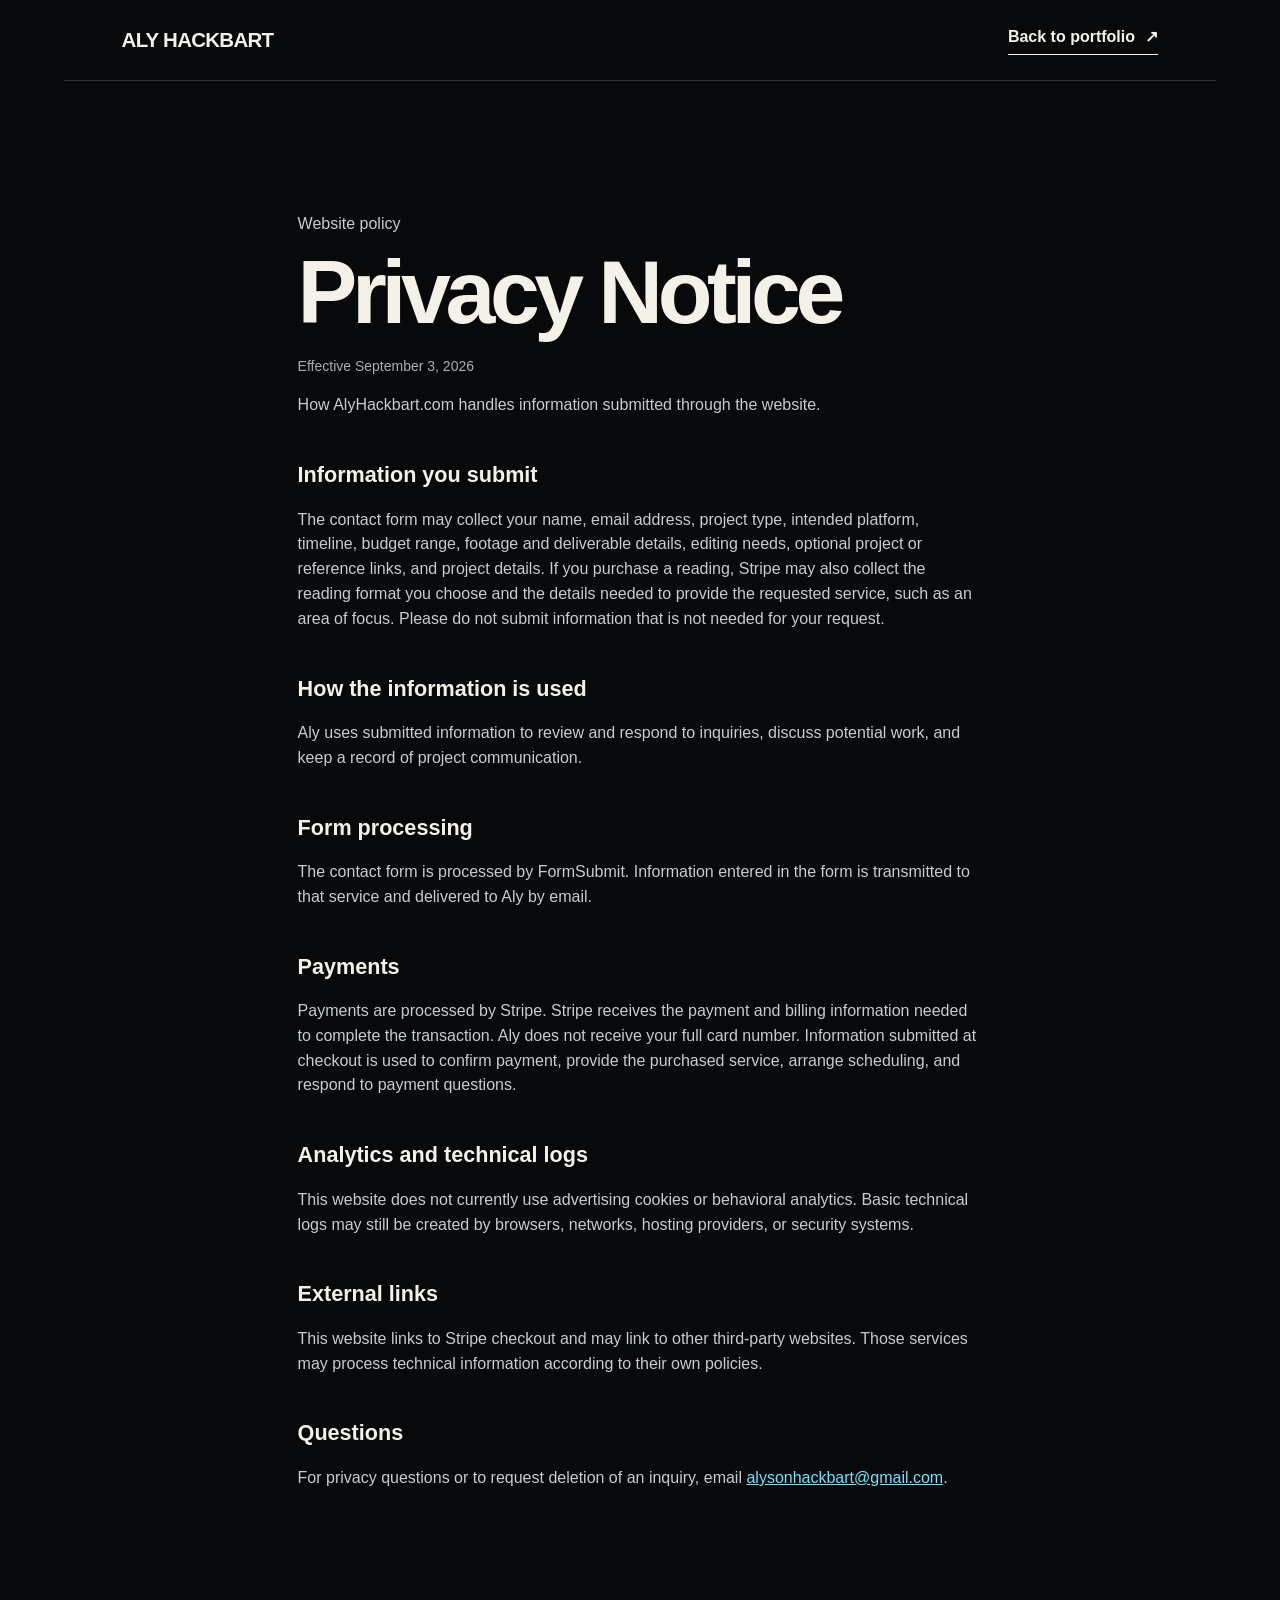
<file: privacy.html>
<!doctype html>
<html lang="en">
<head>
  <meta charset="utf-8">
  <meta name="viewport" content="width=device-width, initial-scale=1">
  <meta name="theme-color" content="#f2efe6">
  <meta name="description" content="How AlyHackbart.com handles information submitted through the website.">
  <link rel="canonical" href="https://alyhackbart.com/privacy.html">
  <link rel="icon" href="/favicon.svg" type="image/svg+xml">
  <link rel="stylesheet" href="styles.css?v=20260903-11">
  <title>Privacy Notice | Aly Hackbart</title>
</head>
<body class="legal-page">
  <a class="skip-link" href="#main">Skip to content</a>
  <header class="simple-header">
    <a class="wordmark" href="index.html">Aly Hackbart</a>
    <a class="text-link dark-link" href="index.html">Back to portfolio <span aria-hidden="true">↗</span></a>
  </header>
  <main id="main" class="legal-document">
    <p class="eyebrow">Website policy</p>
    <h1>Privacy Notice</h1>
    <p class="legal-updated">Effective September 3, 2026</p>
    <p>How AlyHackbart.com handles information submitted through the website.</p>
    <h2>Information you submit</h2>
    <p>The contact form may collect your name, email address, project type, intended platform, timeline, budget range, footage and deliverable details, editing needs, optional project or reference links, and project details. If you purchase a reading, Stripe may also collect the reading format you choose and the details needed to provide the requested service, such as an area of focus. Please do not submit information that is not needed for your request.</p>
    <h2>How the information is used</h2>
    <p>Aly uses submitted information to review and respond to inquiries, discuss potential work, and keep a record of project communication.</p>
    <h2>Form processing</h2>
    <p>The contact form is processed by FormSubmit. Information entered in the form is transmitted to that service and delivered to Aly by email.</p>
    <h2>Payments</h2>
    <p>Payments are processed by Stripe. Stripe receives the payment and billing information needed to complete the transaction. Aly does not receive your full card number. Information submitted at checkout is used to confirm payment, provide the purchased service, arrange scheduling, and respond to payment questions.</p>
    <h2>Analytics and technical logs</h2>
    <p>This website does not currently use advertising cookies or behavioral analytics. Basic technical logs may still be created by browsers, networks, hosting providers, or security systems.</p>
    <h2>External links</h2>
    <p>This website links to Stripe checkout and may link to other third-party websites. Those services may process technical information according to their own policies.</p>
    <h2>Questions</h2>
    <p>For privacy questions or to request deletion of an inquiry, email <a href="mailto:alysonhackbart@gmail.com">alysonhackbart@gmail.com</a>.</p>
  </main>
</body>
</html>
</file>
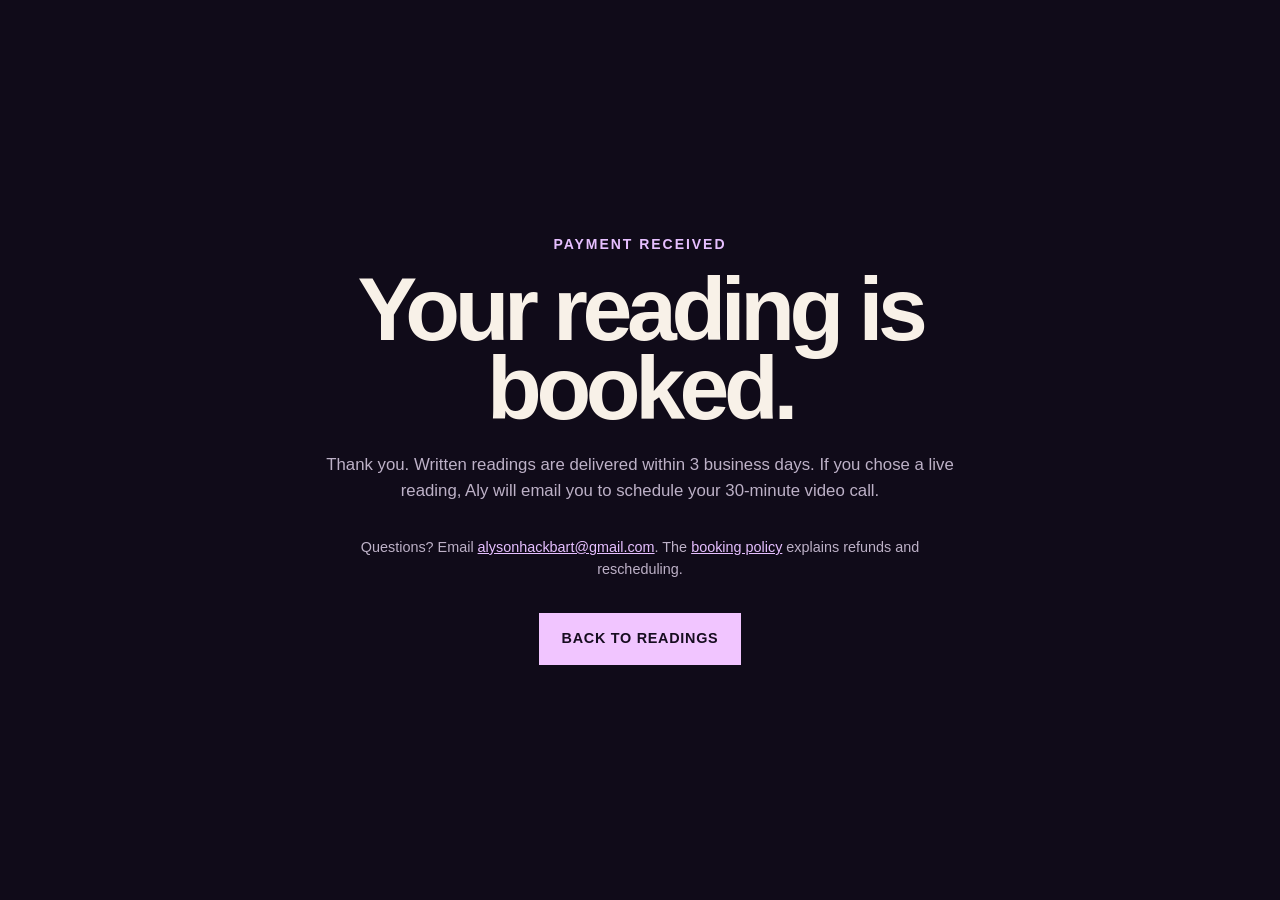
<file: reading-thanks.html>
<!doctype html>
<html lang="en">
<head>
  <meta charset="utf-8">
  <meta name="viewport" content="width=device-width, initial-scale=1">
  <meta name="theme-color" content="#08090b">
  <meta name="robots" content="noindex">
  <link rel="icon" href="/favicon.svg" type="image/svg+xml">
  <link rel="stylesheet" href="styles.css?v=20260903-11">
  <title>Reading Booked | Aly Hackbart</title>
</head>
<body class="readings-page message-page">
  <main>
    <p class="section-label">Payment received</p>
    <h1>Your reading is booked.</h1>
    <p>Thank you. Written readings are delivered within 3 business days. If you chose a live reading, Aly will email you to schedule your 30-minute video call.</p>
    <p class="message-fineprint">Questions? Email <a href="mailto:alysonhackbart@gmail.com">alysonhackbart@gmail.com</a>. The <a href="/booking-policy.html">booking policy</a> explains refunds and rescheduling.</p>
    <a class="button reading-button" href="/readings/">Back to readings</a>
  </main>
</body>
</html>
</file>
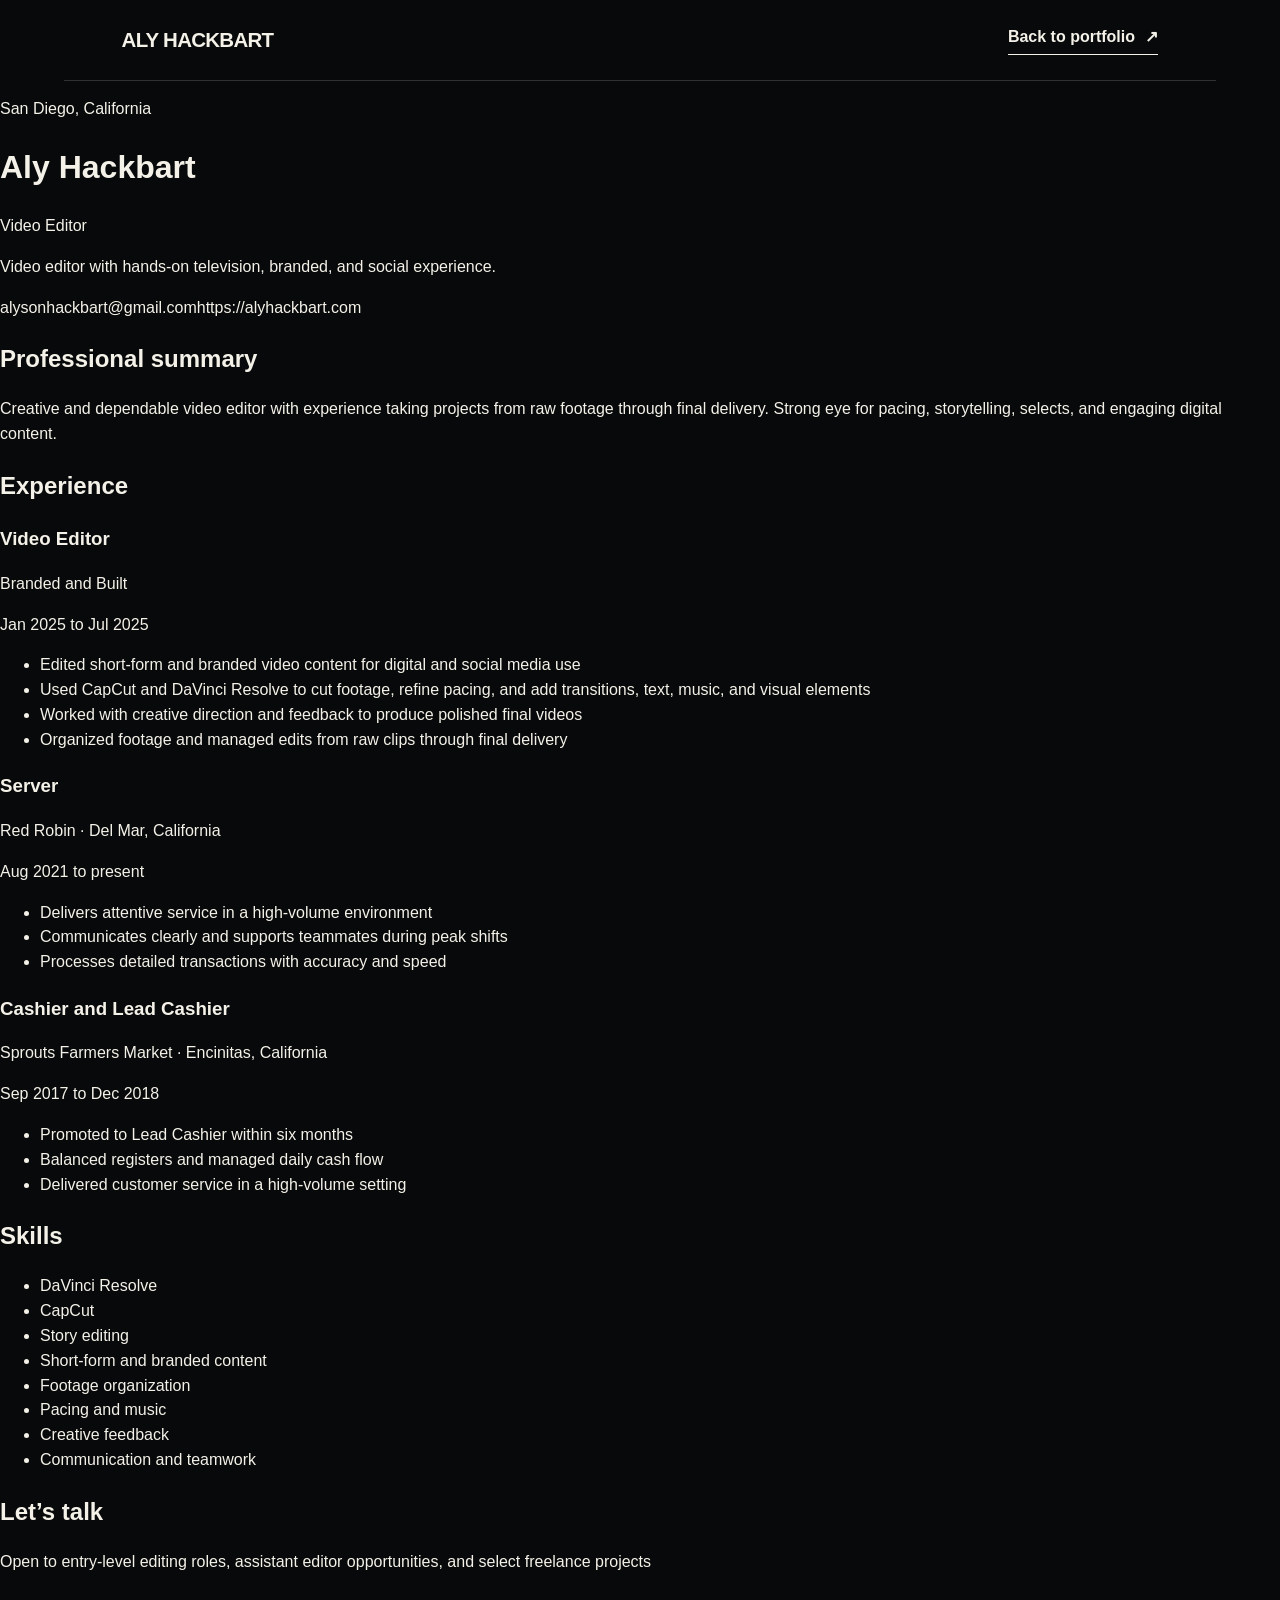
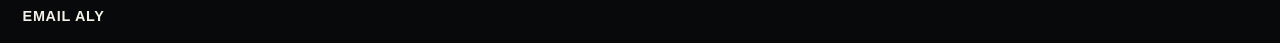
<file: resume.html>
<!doctype html>
<html lang="en">
<head>
  <meta charset="utf-8">
  <meta name="viewport" content="width=device-width, initial-scale=1">
  <meta name="theme-color" content="#f2efe6">
  <meta name="description" content="Creative and dependable video editor with experience taking projects from raw footage through final delivery. Strong eye for pacing, storytelling, selects, and engaging digital content.">
  <link rel="canonical" href="https://alyhackbart.com/resume.html">
  <link rel="icon" href="/favicon.svg" type="image/svg+xml">
  <link rel="stylesheet" href="styles.css?v=20260903-1">
  <title>Aly Hackbart Resume | Video Editor</title>
</head>
<body class="resume-page">
  <a class="skip-link" href="#main">Skip to content</a>
  <header class="simple-header">
    <a class="wordmark" href="index.html">Aly Hackbart</a>
    <a class="text-link dark-link" href="index.html">Back to portfolio <span aria-hidden="true">↗</span></a>
  </header>
  <main id="main" class="resume-document">
    <header class="resume-intro">
      <p class="eyebrow">San Diego, California</p>
      <h1>Aly Hackbart</h1>
      <p class="resume-role">Video Editor</p>
      <p>Video editor with hands-on television, branded, and social experience.</p>
      <div><a href="mailto:alysonhackbart@gmail.com">alysonhackbart@gmail.com</a><a href="https://alyhackbart.com">https://alyhackbart.com</a></div>
    </header>
    <section aria-labelledby="summary-title">
      <h2 id="summary-title">Professional summary</h2>
      <p>Creative and dependable video editor with experience taking projects from raw footage through final delivery. Strong eye for pacing, storytelling, selects, and engaging digital content.</p>
    </section>
    <section aria-labelledby="resume-experience-title">
      <h2 id="resume-experience-title">Experience</h2>
      <div class="resume-experience">
        <article>
          <div class="resume-job-heading"><div><h3>Video Editor</h3><p>Branded and Built</p></div><span>Jan 2025 to Jul 2025</span></div>
          <ul><li>Edited short-form and branded video content for digital and social media use</li><li>Used CapCut and DaVinci Resolve to cut footage, refine pacing, and add transitions, text, music, and visual elements</li><li>Worked with creative direction and feedback to produce polished final videos</li><li>Organized footage and managed edits from raw clips through final delivery</li></ul>
        </article>
        <article>
          <div class="resume-job-heading"><div><h3>Server</h3><p>Red Robin · Del Mar, California</p></div><span>Aug 2021 to present</span></div>
          <ul><li>Delivers attentive service in a high-volume environment</li><li>Communicates clearly and supports teammates during peak shifts</li><li>Processes detailed transactions with accuracy and speed</li></ul>
        </article>
        <article>
          <div class="resume-job-heading"><div><h3>Cashier and Lead Cashier</h3><p>Sprouts Farmers Market · Encinitas, California</p></div><span>Sep 2017 to Dec 2018</span></div>
          <ul><li>Promoted to Lead Cashier within six months</li><li>Balanced registers and managed daily cash flow</li><li>Delivered customer service in a high-volume setting</li></ul>
        </article>
      </div>
    </section>
    <section aria-labelledby="skills-title">
      <h2 id="skills-title">Skills</h2>
      <ul class="resume-skills"><li>DaVinci Resolve</li><li>CapCut</li><li>Story editing</li><li>Short-form and branded content</li><li>Footage organization</li><li>Pacing and music</li><li>Creative feedback</li><li>Communication and teamwork</li></ul>
    </section>
    <section class="resume-contact" aria-labelledby="resume-contact-title">
      <h2 id="resume-contact-title">Let’s talk</h2>
      <p>Open to entry-level editing roles, assistant editor opportunities, and select freelance projects</p>
      <a class="button button-dark" href="mailto:alysonhackbart@gmail.com">Email Aly</a>
    </section>
  </main>
</body>
</html>
</file>
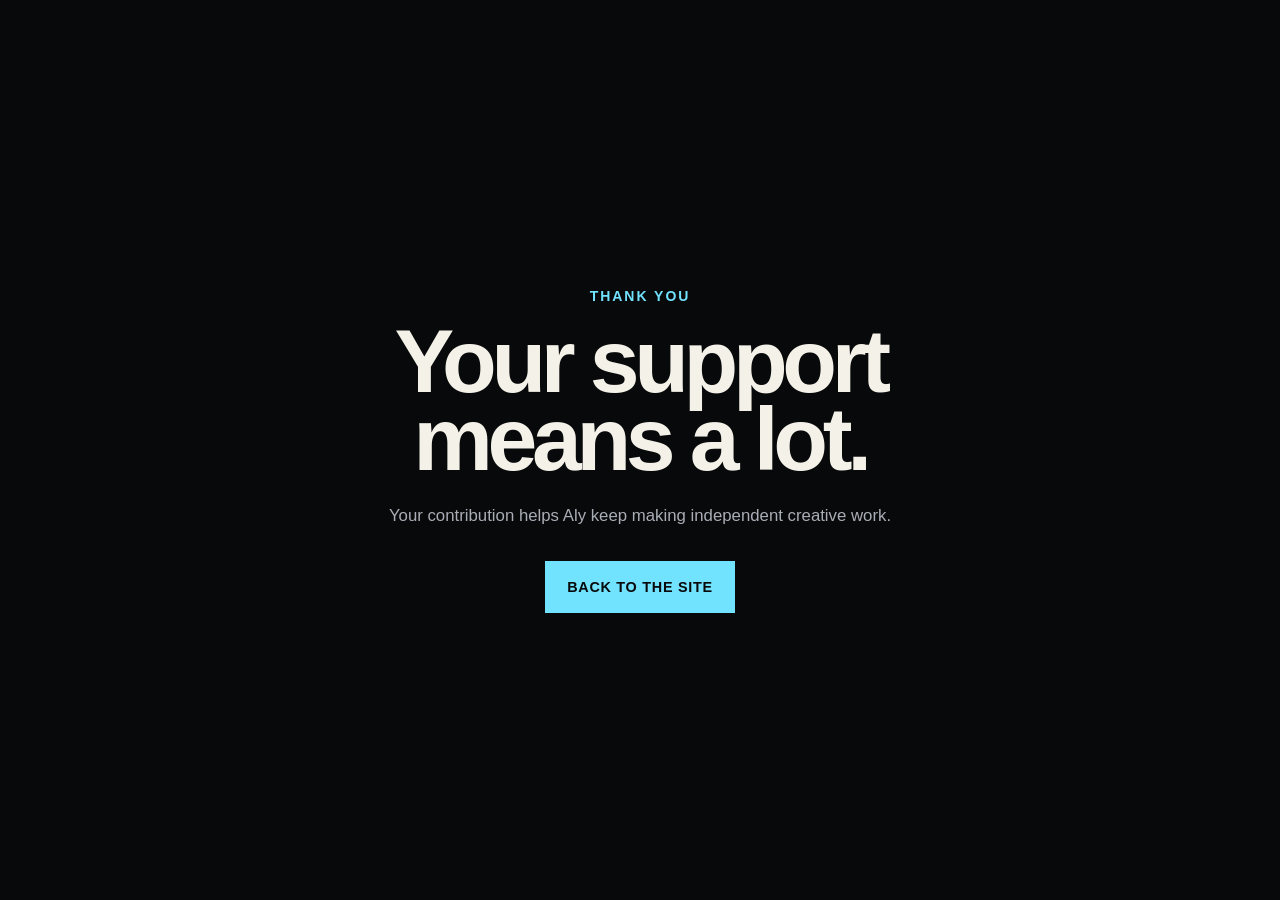
<file: support-thanks.html>
<!doctype html>
<html lang="en">
<head>
  <meta charset="utf-8">
  <meta name="viewport" content="width=device-width, initial-scale=1">
  <meta name="theme-color" content="#08090b">
  <meta name="robots" content="noindex">
  <link rel="icon" href="/favicon.svg" type="image/svg+xml">
  <link rel="stylesheet" href="styles.css?v=20260903-11">
  <title>Thank You | Aly Hackbart</title>
</head>
<body class="message-page">
  <main>
    <p class="section-label">Thank you</p>
    <h1>Your support means a lot.</h1>
    <p>Your contribution helps Aly keep making independent creative work.</p>
    <a class="button button-primary" href="index.html">Back to the site</a>
  </main>
</body>
</html>
</file>
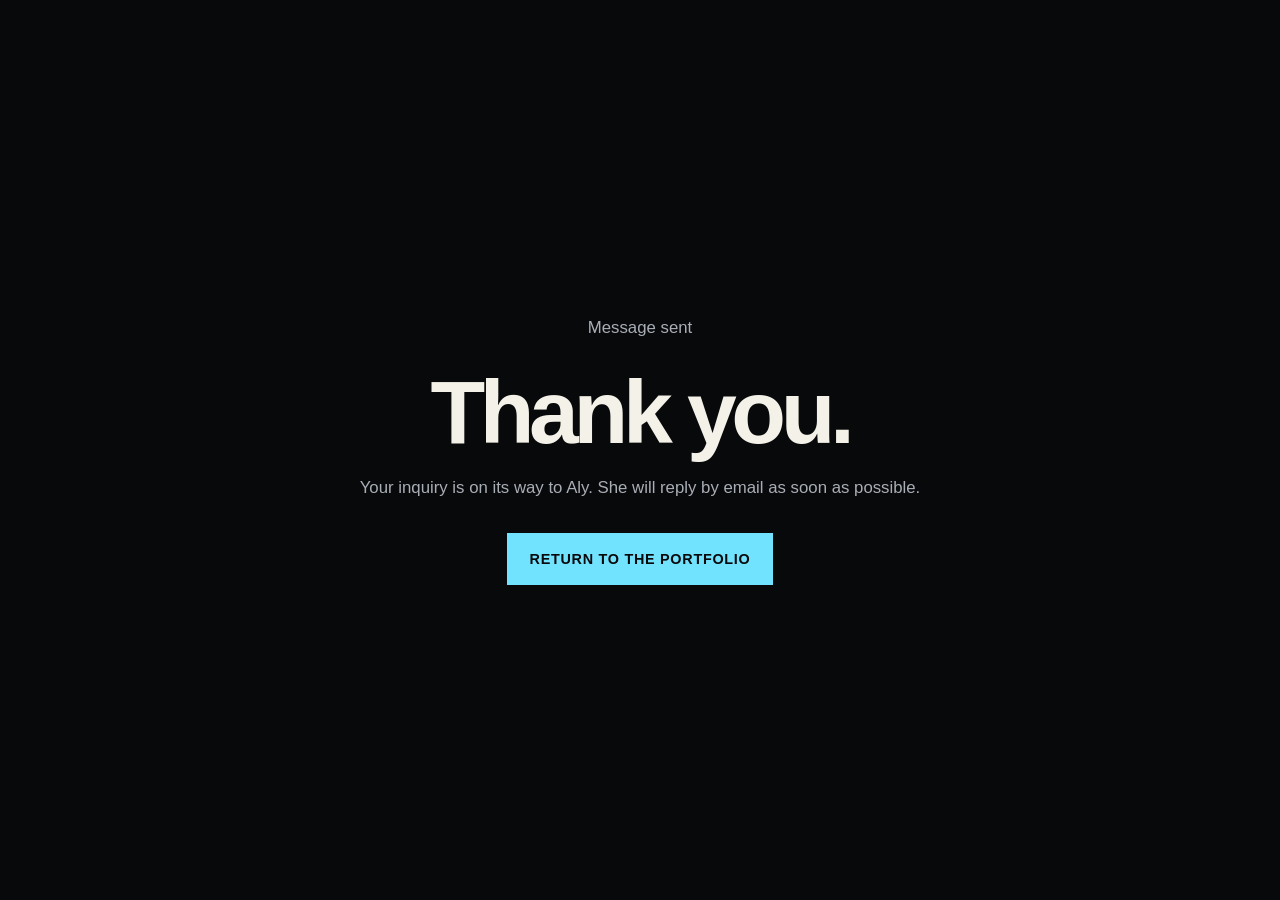
<file: thanks.html>
<!doctype html>
<html lang="en">
<head>
  <meta charset="utf-8">
  <meta name="viewport" content="width=device-width, initial-scale=1">
  <meta name="theme-color" content="#08090b">
  <meta name="robots" content="noindex">
  <link rel="canonical" href="https://alyhackbart.com/thanks.html">
  <link rel="icon" href="/favicon.svg" type="image/svg+xml">
  <link rel="stylesheet" href="styles.css?v=20260903-1">
  <title>Message sent | Aly Hackbart</title>
</head>
<body class="message-page">
  <main id="main">
    <p class="eyebrow">Message sent</p>
    <h1>Thank you.</h1>
    <p>Your inquiry is on its way to Aly. She will reply by email as soon as possible.</p>
    <a class="button button-primary" href="index.html">Return to the portfolio</a>
  </main>
</body>
</html>
</file>
<file: styles.css>
:root {
  --black: #08090b;
  --black-raised: #0e1014;
  --cream: #f4f1e8;
  --muted: #a9adb5;
  --blue: #72e3ff;
  --line: rgba(255, 255, 255, .16);
  --line-strong: rgba(255, 255, 255, .28);
  --sans: Arial, Helvetica, sans-serif;
  --serif: Georgia, "Times New Roman", serif;
  --page: clamp(1.25rem, 4.5vw, 5.25rem);
  --section: clamp(5rem, 10vw, 9rem);
  --content: 92rem;
}

* { box-sizing: border-box; }
html { scroll-behavior: smooth; }
body {
  margin: 0;
  background: var(--black);
  color: var(--cream);
  font-family: var(--sans);
  font-size: 1rem;
  line-height: 1.55;
  -webkit-font-smoothing: antialiased;
}
.portfolio-page {
  --black: #100b19;
  --black-raised: #171021;
  --cream: #f8f1e8;
  --muted: #bdb1c7;
  --blue: #e6bfff;
  --line: rgba(247, 231, 255, .16);
  --line-strong: rgba(247, 231, 255, .3);
  background: #100b19;
}
body.menu-open { overflow: hidden; }
img, video, iframe { display: block; max-width: 100%; }
a { color: inherit; text-decoration: none; }
button, input, select, textarea { font: inherit; }
button { color: inherit; }
::selection { background: var(--blue); color: var(--black); }

.skip-link {
  position: fixed;
  z-index: 100;
  top: .75rem;
  left: .75rem;
  padding: .75rem 1rem;
  background: var(--blue);
  color: var(--black);
  transform: translateY(-180%);
}
.skip-link:focus { transform: translateY(0); }
:focus-visible { outline: 3px solid var(--blue); outline-offset: 4px; }

.site-header {
  position: absolute;
  z-index: 20;
  top: 0;
  left: 0;
  width: 100%;
  display: flex;
  align-items: center;
  justify-content: space-between;
  gap: 2rem;
  padding: 1.5rem var(--page);
  border-bottom: 1px solid var(--line);
}
.wordmark {
  font-size: clamp(1rem, 1.6vw, 1.35rem);
  font-weight: 800;
  letter-spacing: -.035em;
  text-transform: uppercase;
  white-space: nowrap;
}
.site-header nav {
  display: flex;
  align-items: center;
  gap: clamp(1.25rem, 2.6vw, 2.75rem);
}
.site-header nav a {
  font-size: .95rem;
  font-weight: 700;
}
.site-header nav a:not(.nav-cta):hover { color: var(--blue); }
.nav-cta {
  min-height: 2.8rem;
  display: inline-flex;
  align-items: center;
  padding: .7rem 1.2rem;
  border: 1px solid var(--blue);
  color: var(--blue);
  text-transform: uppercase;
}
.nav-cta:hover { background: var(--blue); color: var(--black); }
.menu-toggle {
  display: none;
  min-height: 2.75rem;
  padding: .5rem 0;
  border: 0;
  background: transparent;
  font-weight: 700;
  cursor: pointer;
}

.hero {
  position: relative;
  min-height: 100svh;
  overflow: hidden;
  display: flex;
  align-items: center;
  justify-content: center;
  padding: 8.5rem var(--page) 7rem;
  background: #11131a url("assets/media/hero-background-poster.webp") center / cover no-repeat;
}
.hero-media,
.hero-shade,
.hero-grid {
  position: absolute;
  inset: 0;
  width: 100%;
  height: 100%;
}
.hero-media {
  object-fit: cover;
  filter: saturate(.7) contrast(1.1);
}
.hero-shade {
  background:
    radial-gradient(circle at 50% 40%, rgba(7, 9, 14, .08), rgba(7, 9, 14, .48) 55%, rgba(7, 9, 14, .88) 100%),
    linear-gradient(180deg, rgba(7, 9, 14, .22), rgba(7, 9, 14, .64));
}
.hero-grid {
  opacity: .12;
  background-image:
    linear-gradient(rgba(255, 255, 255, .09) 1px, transparent 1px),
    linear-gradient(90deg, rgba(255, 255, 255, .09) 1px, transparent 1px);
  background-size: clamp(5rem, 12vw, 11rem) clamp(5rem, 12vw, 11rem);
}
.hero-content {
  position: relative;
  z-index: 2;
  width: min(86rem, 100%);
  text-align: center;
}
.hero-kicker,
.section-label {
  margin: 0;
  color: var(--blue);
  font-size: .875rem;
  font-weight: 800;
  line-height: 1.35;
  letter-spacing: .14em;
  text-transform: uppercase;
}
.hero h1 {
  margin: .8rem 0 0;
  font-size: clamp(4.6rem, 13.6vw, 13rem);
  font-weight: 900;
  line-height: .72;
  letter-spacing: -.078em;
  text-transform: uppercase;
  text-shadow: 0 8px 40px rgba(0, 0, 0, .5);
}
.hero-statement {
  margin: clamp(2.2rem, 5vw, 4rem) auto 0;
  font-family: var(--serif);
  font-size: clamp(1.45rem, 2.8vw, 2.55rem);
  line-height: 1.1;
}
.hero-actions {
  display: flex;
  flex-wrap: wrap;
  justify-content: center;
  gap: .8rem;
  margin-top: 1.75rem;
}
.hero-text-link {
  min-height: 3.25rem;
  display: inline-flex;
  align-items: center;
  gap: .55rem;
  padding: .85rem .45rem;
  border-bottom: 1px solid rgba(255, 255, 255, .45);
  font-size: .86rem;
  font-weight: 800;
  letter-spacing: .04em;
  text-transform: uppercase;
}
.hero-text-link:hover { color: var(--blue); border-color: var(--blue); }
.button {
  min-height: 3.25rem;
  display: inline-flex;
  align-items: center;
  justify-content: center;
  padding: .85rem 1.35rem;
  border: 1px solid transparent;
  font-size: .9rem;
  font-weight: 800;
  letter-spacing: .05em;
  text-transform: uppercase;
}
.button-primary { background: var(--blue); color: var(--black); }
.button-primary:hover { background: #fff; }
.button-outline { border-color: rgba(255, 255, 255, .65); }
.button-outline:hover { border-color: var(--blue); color: var(--blue); }
.hero-foot {
  position: absolute;
  z-index: 3;
  left: var(--page);
  right: var(--page);
  bottom: 1.35rem;
  display: flex;
  align-items: center;
  justify-content: space-between;
  gap: 1rem;
}
.hero-foot p { margin: 0; color: #c6c9d0; font-size: .875rem; }
.video-control {
  display: flex;
  align-items: center;
  gap: .6rem;
  min-height: 2.75rem;
  padding: .55rem 0;
  border: 0;
  background: transparent;
  font-size: .875rem;
  cursor: pointer;
}
.video-control i {
  width: .72rem;
  height: .72rem;
  border-left: 3px solid currentColor;
  border-right: 3px solid currentColor;
}
.video-control[aria-pressed="true"] i {
  width: 0;
  height: 0;
  border: 0;
  border-top: .4rem solid transparent;
  border-bottom: .4rem solid transparent;
  border-left: .65rem solid currentColor;
}

.black-stage { background: var(--black); }
.black-stage > section,
footer {
  width: min(var(--content), 100%);
  margin: 0 auto;
  padding-left: var(--page);
  padding-right: var(--page);
}
section[id] { scroll-margin-top: 2rem; }
.showcase-section,
.work-section,
.about-section,
.services-section,
.contact-section { padding-top: var(--section); padding-bottom: var(--section); }
.work-section,
.about-section,
.services-section,
.contact-section { border-top: 1px solid var(--line); }

.about-copy h2,
.services-header h2,
.contact-copy h2,
.legal-document h1,
.message-page h1 {
  margin: 0;
  font-size: clamp(2.9rem, 7vw, 7.5rem);
  font-weight: 800;
  line-height: .88;
  letter-spacing: -.06em;
}
.showcase-section {
  padding-top: clamp(3.5rem, 7vw, 6rem);
}
.showcase-header {
  display: flex;
  align-items: center;
  justify-content: space-between;
  gap: 2rem;
  margin-bottom: 1.5rem;
}
.showcase-layer {
  position: relative;
  display: grid;
  grid-template-columns: minmax(18rem, .82fr) minmax(24rem, 1.18fr);
  align-items: center;
  min-height: clamp(43rem, 70vw, 58rem);
  padding: clamp(1.5rem, 4vw, 4.5rem);
  overflow: hidden;
  border: 1px solid var(--line);
  background:
    radial-gradient(circle at 24% 44%, rgba(220, 130, 255, .2), transparent 30rem),
    radial-gradient(circle at 82% 34%, rgba(91, 105, 255, .14), transparent 28rem),
    #0b0711;
  box-shadow: 0 2rem 6rem rgba(0, 0, 0, .38);
  isolation: isolate;
}
.showcase-layer::before,
.showcase-layer::after {
  position: absolute;
  z-index: -1;
  border: 1px solid rgba(244, 213, 255, .12);
  border-radius: 50%;
  content: "";
  pointer-events: none;
}
.showcase-layer::before {
  right: -13rem;
  top: -9rem;
  width: 38rem;
  aspect-ratio: 1;
}
.showcase-layer::after {
  right: 4rem;
  bottom: -13rem;
  width: 25rem;
  aspect-ratio: 1;
}
.showcase-video {
  position: relative;
  z-index: 1;
  grid-column: 1;
  grid-row: 1;
  justify-self: center;
  width: min(100%, 29rem);
  aspect-ratio: 9 / 16;
  overflow: hidden;
  border: 1px solid rgba(247, 231, 255, .25);
  background: #000;
  box-shadow: 0 2rem 7rem rgba(0, 0, 0, .58);
}
.showcase-video iframe,
.showcase-video video { width: 100%; height: 100%; border: 0; }
.showcase-player {
  display: block;
  object-fit: cover;
  object-position: center;
  background: #000;
}
.showcase-video-shade {
  position: absolute;
  inset: 0;
  background: linear-gradient(to top, rgba(8, 4, 13, .66), transparent 28%, transparent 74%, rgba(8, 4, 13, .18));
  pointer-events: none;
}
.showcase-video-control {
  position: absolute;
  z-index: 2;
  left: 1rem;
  bottom: 1rem;
  display: inline-flex;
  align-items: center;
  gap: .7rem;
  padding: .75rem .9rem;
  border: 1px solid rgba(255, 255, 255, .28);
  color: #fff;
  font: inherit;
  font-size: .72rem;
  font-weight: 800;
  letter-spacing: .08em;
  text-transform: uppercase;
  background: rgba(12, 7, 18, .72);
  backdrop-filter: blur(12px);
  cursor: pointer;
}
.showcase-video-control i {
  display: block;
  width: 7px;
  height: .75rem;
  background: linear-gradient(to right, currentColor 0 2px, transparent 2px 5px, currentColor 5px 7px);
}
.showcase-video-control[aria-pressed="true"] i {
  width: 0;
  height: 0;
  border-top: .4rem solid transparent;
  border-bottom: .4rem solid transparent;
  border-left: .65rem solid currentColor;
  background: transparent;
}
.recommendation-overlay {
  position: relative;
  z-index: 2;
  grid-column: 2;
  grid-row: 1;
  max-width: 43rem;
  margin-left: clamp(-7rem, -7vw, -3.5rem);
  padding: clamp(2rem, 4vw, 4rem);
  border: 1px solid rgba(247, 231, 255, .3);
  background:
    linear-gradient(145deg, rgba(38, 21, 50, .22), rgba(19, 13, 29, .18));
  box-shadow: 0 2.5rem 7rem rgba(4, 2, 7, .5);
  backdrop-filter: blur(18px) saturate(1.12);
}
.recommendation-overlay blockquote { margin: 1.5rem 0 2.5rem; }
.recommendation-overlay blockquote p {
  margin: 0;
  color: var(--cream);
  font-family: var(--serif);
  font-size: clamp(2.3rem, 4.2vw, 4.7rem);
  font-weight: 400;
  line-height: .98;
  letter-spacing: -.045em;
}
.recommendation-credit {
  display: flex;
  align-items: end;
  justify-content: space-between;
  gap: 1.5rem;
  padding-top: 1.25rem;
  border-top: 1px solid rgba(247, 231, 255, .24);
}
.recommendation-credit p {
  margin: 0;
  color: var(--cream);
  font-size: 1.05rem;
  font-weight: 800;
}
.recommendation-credit span { color: var(--muted); font-size: .9rem; }
.recommendation-strengths {
  display: flex;
  flex-wrap: wrap;
  gap: .65rem;
  margin: 1.75rem 0 0;
  padding: 0;
  list-style: none;
}
.recommendation-strengths li {
  padding: .55rem .7rem;
  border: 1px solid rgba(241, 197, 255, .25);
  color: #dfcce8;
  font-size: .72rem;
  font-weight: 750;
  letter-spacing: .065em;
  text-transform: uppercase;
}
.showcase-video-status {
  position: absolute;
  right: 1rem;
  bottom: 1rem;
  left: 1rem;
  z-index: 1;
  margin: 0;
  padding: .75rem 1rem;
  color: #fff;
  text-align: center;
  background: rgba(8, 9, 11, .88);
  border: 1px solid rgba(255, 255, 255, .2);
}

.section-header {
  display: grid;
  grid-template-columns: minmax(0, 1.35fr) minmax(18rem, .65fr);
  gap: clamp(2rem, 5vw, 6rem);
  align-items: end;
  margin-bottom: clamp(2.5rem, 4vw, 3.75rem);
}
.section-header h2 {
  max-width: 15ch;
  margin: 1rem 0 0;
  font-size: clamp(3rem, 5.8vw, 6.25rem);
  font-weight: 800;
  line-height: .9;
  letter-spacing: -.055em;
}
.section-note {
  max-width: 27rem;
  margin: 0 0 .45rem;
  color: var(--muted);
  font-size: 1.05rem;
  line-height: 1.7;
}
.featured-work {
  width: 100%;
}
.featured-video {
  aspect-ratio: 16 / 9;
  overflow: hidden;
  background: #000;
  box-shadow: 0 2rem 6rem rgba(0, 0, 0, .38);
}
.featured-video iframe { width: 100%; height: 100%; border: 0; }
.project-details {
  display: grid;
  grid-template-columns: minmax(0, 1fr) minmax(15rem, .24fr);
  border: 1px solid var(--line);
  border-top: 0;
  background: var(--black-raised);
}
.project-details dl {
  display: grid;
  grid-template-columns: repeat(3, minmax(0, 1fr));
  margin: 0;
}
.project-details dl div {
  display: block;
  padding: 1.35rem 1.5rem;
  border-right: 1px solid var(--line);
}
.project-details dt {
  margin-bottom: .45rem;
  color: var(--muted);
  font-size: .8rem;
  font-weight: 700;
  letter-spacing: .08em;
  text-transform: uppercase;
}
.project-details dd {
  margin: 0;
  font-size: 1.05rem;
  font-weight: 700;
}
.project-link {
  display: flex;
  align-items: center;
  justify-content: space-between;
  gap: 1rem;
  min-height: 100%;
  padding: 1.35rem 1.5rem;
  background: var(--blue);
  color: var(--black);
  font-weight: 800;
}
.project-link:hover { background: #fff; }
.text-link,
.email-link {
  display: inline-flex;
  align-items: center;
  gap: .65rem;
  padding-bottom: .3rem;
  border-bottom: 1px solid currentColor;
  font-weight: 800;
}
.text-link:hover,
.email-link:hover { color: var(--blue); }

.about-section {
  display: grid;
  grid-template-columns: minmax(18rem, .7fr) minmax(0, 1.3fr);
  gap: clamp(3rem, 8vw, 9rem);
  align-items: start;
}
.about-media img {
  width: 100%;
  aspect-ratio: 4 / 5;
  object-fit: cover;
  object-position: center;
}
.about-media p {
  margin: .8rem 0 0;
  color: var(--muted);
  font-size: .8rem;
  font-weight: 700;
  letter-spacing: .08em;
  text-transform: uppercase;
}
.about-copy h2 { margin-top: 1.1rem; }
.about-lead {
  max-width: 44rem;
  margin: clamp(2rem, 4vw, 3.5rem) 0;
  color: #d3d5da;
  font-family: var(--serif);
  font-size: clamp(1.35rem, 2.2vw, 2rem);
  line-height: 1.35;
}
.capability-list {
  display: grid;
  grid-template-columns: repeat(2, minmax(0, 1fr));
  border-top: 1px solid var(--line-strong);
}
.capability-list p {
  margin: 0;
  padding: 1rem 0;
  border-bottom: 1px solid var(--line);
  font-weight: 700;
}
.capability-list p:nth-child(odd) { padding-right: 1.5rem; }
.capability-list p:nth-child(even) {
  padding-left: 1.5rem;
  border-left: 1px solid var(--line);
}
.tools {
  margin: 1.5rem 0 0;
  color: var(--blue);
  font-size: .875rem;
  font-weight: 800;
  letter-spacing: .08em;
  text-transform: uppercase;
}

.services-header h2 { margin-top: 1.1rem; }
.service-list {
  border-top: 1px solid var(--line-strong);
}
.service-item {
  display: grid;
  grid-template-columns: minmax(14rem, .8fr) minmax(18rem, 1.25fr) minmax(9rem, .4fr) minmax(12rem, .55fr);
  gap: clamp(1.25rem, 3vw, 3rem);
  align-items: center;
  min-height: 12rem;
  padding: 2rem 0;
  border-bottom: 1px solid var(--line);
}
.service-item-featured { background: linear-gradient(90deg, rgba(114, 227, 255, .07), transparent 72%); }
.service-item-support { background: linear-gradient(90deg, transparent 28%, rgba(114, 227, 255, .04)); }
.service-type {
  margin: 0 0 .6rem;
  color: var(--blue);
  font-size: .75rem;
  font-weight: 800;
  letter-spacing: .12em;
  text-transform: uppercase;
}
.service-title h3 {
  margin: 0;
  font-size: clamp(1.75rem, 3vw, 3rem);
  line-height: .95;
  letter-spacing: -.045em;
}
.service-description {
  max-width: 38rem;
  margin: 0;
  color: #c7cad0;
  line-height: 1.7;
}
.service-price {
  display: grid;
  gap: .25rem;
  margin: 0;
  font-size: 1.35rem;
  font-weight: 800;
  line-height: 1.1;
}
.service-price small {
  color: var(--muted);
  font-size: .72rem;
  font-weight: 700;
  letter-spacing: .08em;
  text-transform: uppercase;
}
.service-action {
  display: flex;
  align-items: center;
  justify-content: space-between;
  gap: 1rem;
  min-height: 3.5rem;
  padding: .9rem 1rem;
  border: 1px solid var(--blue);
  color: var(--blue);
  font-size: .8rem;
  font-weight: 800;
  letter-spacing: .04em;
  text-transform: uppercase;
}
a.service-action:hover { background: var(--blue); color: var(--black); }
.service-action-pending {
  border-color: var(--line-strong);
  color: var(--muted);
  cursor: not-allowed;
}
.services-notes {
  display: grid;
  grid-template-columns: repeat(2, minmax(0, 1fr));
  gap: 1.5rem 3rem;
  margin-top: 2rem;
}
.services-notes p {
  margin: 0;
  color: var(--muted);
  font-size: .78rem;
  line-height: 1.6;
}

.contact-section {
  display: grid;
  grid-template-columns: minmax(18rem, .7fr) minmax(0, 1.3fr);
  gap: clamp(3rem, 8vw, 9rem);
}
.contact-copy h2 { margin-top: 1.1rem; }
.contact-copy > p:not(.section-label) {
  max-width: 32rem;
  margin: 2rem 0;
  color: var(--muted);
  font-size: 1.05rem;
}
.email-link {
  max-width: 100%;
  overflow-wrap: anywhere;
  color: var(--blue);
  font-size: clamp(1rem, 1.6vw, 1.25rem);
}
form {
  display: grid;
  grid-template-columns: repeat(2, minmax(0, 1fr));
  gap: 1.5rem;
  align-content: start;
  padding: clamp(1.5rem, 4vw, 3rem);
  border: 1px solid var(--line);
  background: var(--black-raised);
}
form label {
  display: grid;
  gap: .65rem;
  color: #d9dbe0;
  font-size: .85rem;
  font-weight: 800;
  letter-spacing: .07em;
  text-transform: uppercase;
}
input,
select,
textarea {
  width: 100%;
  min-height: 3.2rem;
  padding: .75rem 0;
  border: 0;
  border-bottom: 1px solid var(--line-strong);
  border-radius: 0;
  outline: 0;
  background: transparent;
  color: var(--cream);
  font-size: 1rem;
  font-weight: 400;
  letter-spacing: 0;
  text-transform: none;
}
select {
  cursor: pointer;
}
select option {
  background: var(--black-raised);
  color: var(--cream);
}
textarea { min-height: 8.5rem; resize: vertical; }
input:focus,
select:focus,
textarea:focus { border-color: var(--blue); box-shadow: 0 1px 0 var(--blue); }
textarea::placeholder { color: #747780; opacity: 1; }
.form-full { grid-column: 1 / -1; }
.form-section-title {
  display: flex;
  align-items: flex-start;
  gap: 1rem;
  margin-top: .75rem;
  padding: 1.4rem 0 .35rem;
  border-top: 1px solid var(--line);
}
.form-section-title > span,
.editing-needs legend > span:first-child {
  color: var(--blue);
  font-size: .72rem;
  font-weight: 800;
  letter-spacing: .1em;
}
.form-section-title p,
.form-section-title small,
.editing-needs legend strong,
.editing-needs legend small { display: block; }
.form-section-title p {
  margin: 0 0 .25rem;
  color: var(--cream);
  font-size: .85rem;
  font-weight: 800;
  letter-spacing: .08em;
  text-transform: uppercase;
}
.form-section-title small,
.editing-needs legend small {
  color: var(--muted);
  font-size: .78rem;
  font-weight: 400;
  letter-spacing: 0;
  line-height: 1.5;
  text-transform: none;
}
.editing-needs {
  min-width: 0;
  margin: .75rem 0 0;
  padding: 1.4rem 0 0;
  border: 0;
  border-top: 1px solid var(--line);
}
.editing-needs legend {
  display: flex;
  gap: 1rem;
  width: 100%;
  margin-bottom: 1.25rem;
  color: var(--cream);
}
.editing-needs legend strong {
  margin-bottom: .25rem;
  font-size: .85rem;
  letter-spacing: .08em;
  text-transform: uppercase;
}
.editing-needs-grid {
  display: grid;
  grid-template-columns: repeat(2, minmax(0, 1fr));
  gap: .75rem;
}
form .editing-needs-grid label {
  display: flex;
  align-items: center;
  gap: .8rem;
  min-height: 3.5rem;
  padding: .85rem 1rem;
  border: 1px solid var(--line);
  background: rgba(255, 255, 255, .015);
  color: var(--muted);
  font-size: .78rem;
  font-weight: 600;
  letter-spacing: 0;
  line-height: 1.35;
  text-transform: none;
  cursor: pointer;
}
form .editing-needs-grid label:hover {
  border-color: var(--line-strong);
  color: var(--cream);
}
.editing-needs-grid input {
  flex: 0 0 auto;
  width: 1rem;
  min-height: 1rem;
  margin: 0;
  accent-color: var(--blue);
}
.consent {
  display: flex;
  grid-template-columns: none;
  align-items: flex-start;
  gap: .8rem;
  color: var(--muted);
  font-size: .78rem;
  font-weight: 400;
  line-height: 1.5;
  letter-spacing: 0;
  text-transform: none;
}
.consent input {
  flex: 0 0 auto;
  width: 1rem;
  min-height: 1rem;
  margin: .2rem 0 0;
  accent-color: var(--blue);
}
.consent a { color: var(--cream); text-decoration: underline; }
.form-footer {
  display: flex;
  align-items: center;
  justify-content: space-between;
  gap: 1rem;
  padding-top: .5rem;
}
.form-footer p { margin: 0; color: var(--muted); font-size: .78rem; }
.form-footer button {
  min-height: 3.25rem;
  padding: .85rem 1.25rem;
  border: 1px solid var(--blue);
  background: var(--blue);
  color: var(--black);
  font-weight: 800;
  text-transform: uppercase;
  cursor: pointer;
}
.form-footer button:hover { background: #fff; border-color: #fff; }

footer {
  display: flex;
  align-items: center;
  justify-content: space-between;
  gap: 2rem;
  padding-top: 2rem;
  padding-bottom: 2rem;
  border-top: 1px solid var(--line);
}
footer p { margin: 0; color: var(--muted); font-size: .875rem; }
footer div { display: flex; gap: 1.5rem; font-size: .9rem; font-weight: 700; }
footer a:hover { color: var(--blue); }

.simple-header {
  width: min(72rem, 100%);
  margin: 0 auto;
  display: flex;
  align-items: center;
  justify-content: space-between;
  gap: 2rem;
  padding: 1.5rem var(--page);
  border-bottom: 1px solid var(--line);
}
.legal-document {
  width: min(50rem, 100%);
  margin: 0 auto;
  padding: clamp(4rem, 9vw, 8rem) var(--page);
}
.legal-document h1 { margin: 1rem 0 1.5rem; }
.legal-document h2 {
  margin: 2.5rem 0 .75rem;
  font-size: 1.35rem;
}
.legal-document p { color: #c8cbd1; }
.legal-document a { color: var(--blue); text-decoration: underline; }
.legal-updated { color: var(--muted) !important; font-size: .875rem; }
.message-page {
  min-height: 100svh;
  display: grid;
  place-items: center;
  padding: var(--page);
}
.message-page main { width: min(42rem, 100%); text-align: center; }
.message-page h1 { margin: 1rem 0 1.5rem; }
.message-page main > p:not(.section-label) { margin: 0 auto 2rem; color: var(--muted); font-size: 1.05rem; }
.message-page .message-fineprint {
  max-width: 35rem;
  font-size: .9rem !important;
}
.message-page .message-fineprint a { color: var(--blue); text-decoration: underline; }

@media (max-width: 58rem) {
  .section-header,
  .about-section,
  .contact-section { grid-template-columns: 1fr; }
  .section-header { gap: 2.25rem; }
  .section-header { align-items: start; }
  .section-note { max-width: 38rem; }
  .about-section,
  .contact-section { gap: clamp(3rem, 8vw, 5rem); }
  .about-media { width: min(31rem, 78%); }
  .project-details { grid-template-columns: minmax(0, 1fr) minmax(14rem, auto); }
  .service-item { grid-template-columns: minmax(14rem, .7fr) minmax(0, 1.3fr); }
  .service-price { align-self: start; }
  .showcase-layer {
    grid-template-columns: 1fr;
    min-height: 0;
    padding: clamp(1.25rem, 5vw, 2.5rem);
  }
  .showcase-video {
    grid-column: 1;
    width: min(100%, 28rem);
  }
  .recommendation-overlay {
    grid-column: 1;
    align-self: end;
    width: min(42rem, calc(100% - 2rem));
    margin: 0 auto clamp(1rem, 4vw, 2rem);
  }
}

@media (max-width: 43rem) {
  .site-header { padding-top: 1.1rem; padding-bottom: 1.1rem; }
  .menu-toggle { display: inline-flex; align-items: center; gap: .65rem; }
  .menu-toggle i,
  .menu-toggle i::after {
    display: block;
    width: 1.1rem;
    height: 1px;
    background: currentColor;
    content: "";
  }
  .menu-toggle i::after { transform: translateY(.35rem); }
  .site-header nav {
    position: absolute;
    top: 100%;
    left: 0;
    right: 0;
    display: none;
    align-items: stretch;
    flex-direction: column;
    gap: 0;
    padding: 1rem var(--page) 1.5rem;
    border-top: 1px solid var(--line);
    border-bottom: 1px solid var(--line);
    background: rgba(8, 9, 11, .98);
  }
  .site-header nav.is-open { display: flex; }
  .portfolio-page .site-header nav { background: rgba(16, 11, 25, .98); }
  .site-header nav a { padding: .9rem 0; }
  .nav-cta { justify-content: center; margin-top: .5rem; }
  .hero { min-height: max(46rem, 100svh); padding-top: 8rem; }
  .hero h1 { font-size: clamp(4.25rem, 24vw, 7.25rem); }
  .portfolio-page .hero h1 { font-size: clamp(4.2rem, 22vw, 7rem); }
  .hero-statement { max-width: 19rem; }
  .hero-foot p { display: none; }
  .hero-foot { justify-content: flex-end; }
  .section-header h2,
  .about-copy h2,
  .services-header h2,
  .contact-copy h2,
  .legal-document h1,
  .message-page h1 { font-size: clamp(2.75rem, 15vw, 4.6rem); }
  .project-details,
  .project-details dl { grid-template-columns: 1fr; }
  .project-details dl div {
    display: grid;
    grid-template-columns: 6.5rem 1fr;
    gap: 1rem;
    padding: 1rem 1.25rem;
    border-right: 0;
    border-bottom: 1px solid var(--line);
  }
  .project-details dt { margin: .15rem 0 0; }
  .project-link { min-height: 3.75rem; }
  .showcase-header { align-items: flex-start; flex-direction: column; gap: 1rem; }
  .recommendation-overlay {
    width: calc(100% - 1rem);
    margin-bottom: .5rem;
    padding: 1.5rem;
  }
  .recommendation-overlay blockquote p { font-size: clamp(2rem, 9vw, 3.25rem); }
  .recommendation-credit { align-items: flex-start; flex-direction: column; gap: .35rem; }
  .about-media { width: 100%; }
  .service-item { grid-template-columns: 1fr; gap: 1rem; padding: 2rem 0 2.25rem; }
  .service-action { width: 100%; }
  .services-notes { grid-template-columns: 1fr; }
  .capability-list,
  form { grid-template-columns: 1fr; }
  .capability-list p:nth-child(odd),
  .capability-list p:nth-child(even) { padding-left: 0; padding-right: 0; border-left: 0; }
  form { gap: 1.25rem; }
  .form-full { grid-column: auto; }
  .editing-needs-grid { grid-template-columns: 1fr; }
  .form-section-title,
  .editing-needs { grid-column: auto; }
  .form-footer { align-items: stretch; flex-direction: column; }
  .form-footer button { width: 100%; }
  footer { align-items: flex-start; flex-direction: column; gap: 1rem; }
}

@media (prefers-reduced-motion: reduce) {
  html { scroll-behavior: auto; }
  .hero-media,
  .video-control { display: none; }
}

/* Portfolio refinement */
.showcase-heading h2 {
  max-width: 10ch;
}
.reel-meta {
  display: grid;
  grid-template-columns: .55fr .55fr 1.15fr .8fr;
  border: 1px solid var(--line);
  border-top: 0;
  background: var(--black-raised);
}
.reel-meta p {
  display: grid;
  gap: .35rem;
  min-height: 5.8rem;
  margin: 0;
  padding: 1.2rem 1.35rem;
  border-right: 1px solid var(--line);
  font-size: 1rem;
  font-weight: 700;
}
.reel-meta p span {
  color: var(--muted);
  font-size: .72rem;
  font-weight: 800;
  letter-spacing: .09em;
  text-transform: uppercase;
}
.reel-meta > a,
.wide-cta {
  display: flex;
  align-items: center;
  justify-content: space-between;
  gap: 1rem;
  padding: 1.2rem 1.35rem;
  background: var(--blue);
  color: var(--black);
  font-size: .85rem;
  font-weight: 800;
  letter-spacing: .04em;
  text-transform: uppercase;
}
.reel-meta > a:hover,
.wide-cta:hover { background: #fff; }

.editing-service-list {
  display: grid;
  grid-template-columns: repeat(2, minmax(0, 1fr));
  border-top: 1px solid var(--line-strong);
  border-left: 1px solid var(--line);
}
.editing-service {
  min-height: 17rem;
  padding: clamp(1.75rem, 4vw, 3.25rem);
  border-right: 1px solid var(--line);
  border-bottom: 1px solid var(--line);
  background: linear-gradient(145deg, rgba(255, 255, 255, .025), transparent 65%);
}
.editing-service h3 {
  max-width: 12ch;
  margin: 1rem 0 1.5rem;
  font-size: clamp(2rem, 3.4vw, 3.7rem);
  line-height: .95;
  letter-spacing: -.05em;
}
.editing-service > p:last-child {
  max-width: 31rem;
  margin: 0;
  color: #c7cad0;
  line-height: 1.75;
}
.wide-cta {
  min-height: 4.8rem;
}

.readings-bridge {
  width: min(var(--content), 100%);
  margin: 0 auto;
  display: grid;
  grid-template-columns: minmax(18rem, 1.2fr) minmax(17rem, .75fr) auto;
  gap: clamp(2rem, 5vw, 5rem);
  align-items: end;
  padding: clamp(3rem, 6vw, 5.5rem) var(--page);
  border-top: 1px solid var(--line);
  background:
    radial-gradient(circle at 12% 50%, rgba(114, 227, 255, .11), transparent 32%),
    linear-gradient(110deg, #0a0c10, #101019);
}
.readings-bridge h2 {
  max-width: 13ch;
  margin: .9rem 0 0;
  font-size: clamp(2.4rem, 4.6vw, 5rem);
  line-height: .94;
  letter-spacing: -.055em;
}
.readings-bridge > p {
  margin: 0;
  color: var(--muted);
  line-height: 1.75;
}

.contact-section {
  display: block;
}
.contact-heading {
  display: grid;
  grid-template-columns: minmax(12rem, .35fr) minmax(0, 1.65fr);
  gap: clamp(2rem, 6vw, 7rem);
  align-items: start;
  margin-bottom: clamp(3rem, 6vw, 6rem);
}
.contact-heading h2 {
  max-width: 12ch;
  margin: 0;
  font-size: clamp(3.4rem, 7.9vw, 8.2rem);
  font-weight: 800;
  line-height: .84;
  letter-spacing: -.065em;
}
.contact-grid {
  display: grid;
  grid-template-columns: minmax(17rem, .55fr) minmax(0, 1.45fr);
  gap: clamp(2.5rem, 7vw, 8rem);
  align-items: start;
}
.contact-copy > p:first-child {
  max-width: 30rem;
  margin: 0;
  color: #cdd0d6;
  font-family: var(--serif);
  font-size: clamp(1.25rem, 2vw, 1.75rem);
  line-height: 1.45;
}
.brief-guide {
  margin: 2.75rem 0;
  padding: 1.5rem 0;
  border-top: 1px solid var(--line);
  border-bottom: 1px solid var(--line);
}
.brief-guide .brief-guide-title,
.direct-contact {
  margin: 0 0 .9rem;
  color: var(--blue);
  font-size: .75rem;
  font-weight: 800;
  letter-spacing: .1em;
  text-transform: uppercase;
}
.brief-guide ul {
  display: grid;
  gap: .65rem;
  margin: 0;
  padding: 0;
  list-style: none;
}
.brief-guide li {
  position: relative;
  padding-left: 1rem;
  color: var(--muted);
}
.brief-guide li::before {
  position: absolute;
  left: 0;
  color: var(--blue);
  content: "·";
}
.contact-copy .direct-contact { margin-top: 0; }
.form-intro {
  margin-bottom: 1rem;
  padding-bottom: 1.75rem;
  border-bottom: 1px solid var(--line);
}
.form-intro h3 {
  margin: .65rem 0 .6rem;
  font-size: clamp(2rem, 3.2vw, 3.3rem);
  line-height: .95;
  letter-spacing: -.045em;
}
.form-intro > p:last-child {
  max-width: 36rem;
  margin: 0;
  color: var(--muted);
  font-weight: 400;
  letter-spacing: 0;
  line-height: 1.6;
  text-transform: none;
}
.optional {
  color: var(--muted);
  font-size: .72rem;
  font-weight: 400;
  letter-spacing: 0;
  text-transform: none;
}
.form-honeypot {
  position: absolute !important;
  width: 1px !important;
  height: 1px !important;
  overflow: hidden !important;
  clip: rect(0 0 0 0) !important;
  clip-path: inset(50%) !important;
  white-space: nowrap !important;
}

/* Shared celestial portfolio treatment */
.portfolio-page .site-header {
  border-color: rgba(247, 231, 255, .17);
  background: linear-gradient(180deg, rgba(13, 9, 20, .72), transparent);
}
.portfolio-page .readings-nav-cta {
  border-color: #f1c5ff;
  background: #f1c5ff;
  color: #170d20;
  box-shadow: 0 0 2.5rem rgba(241, 197, 255, .15);
}
.portfolio-page .readings-nav-cta:hover {
  border-color: #fff3df;
  background: #fff3df;
  color: #170d20;
}
.portfolio-page .hero {
  background-color: #120c1c;
}
.portfolio-page .hero-media {
  filter: saturate(.62) contrast(1.12) hue-rotate(298deg);
}
.portfolio-page .hero-shade {
  background:
    radial-gradient(circle at 74% 36%, rgba(220, 130, 255, .18), transparent 24%),
    radial-gradient(circle at 26% 46%, rgba(96, 128, 255, .15), transparent 31%),
    linear-gradient(120deg, rgba(13, 9, 20, .7), rgba(24, 10, 35, .48) 52%, rgba(13, 9, 20, .78));
}
.portfolio-page .hero-grid {
  opacity: .35;
  background-image:
    radial-gradient(circle at 8% 17%, #fff 0 1px, transparent 1.6px),
    radial-gradient(circle at 24% 73%, #fff 0 1px, transparent 1.5px),
    radial-gradient(circle at 57% 17%, #fff 0 1px, transparent 1.4px),
    radial-gradient(circle at 82% 76%, #fff 0 1px, transparent 1.7px),
    radial-gradient(circle at 93% 29%, #fff 0 1px, transparent 1.5px);
  background-size: 31rem 27rem, 39rem 33rem, 44rem 36rem, 47rem 41rem, 36rem 29rem;
}
.portfolio-page .hero::before,
.portfolio-page .hero::after {
  position: absolute;
  z-index: 1;
  border: 1px solid rgba(244, 213, 255, .16);
  border-radius: 50%;
  pointer-events: none;
  content: "";
  transform: rotate(-18deg);
}
.portfolio-page .hero::before {
  right: -12vw;
  top: 13%;
  width: min(54vw, 48rem);
  aspect-ratio: 1;
  box-shadow: inset 0 0 8rem rgba(218, 125, 255, .06), 0 0 9rem rgba(101, 84, 255, .06);
}
.portfolio-page .hero::after {
  right: 5vw;
  top: 28%;
  width: min(29vw, 26rem);
  aspect-ratio: 1;
  border-color: rgba(255, 226, 201, .16);
}
.portfolio-page .hero h1 {
  margin-top: 1rem;
  font-family: var(--serif);
  font-size: clamp(5rem, 12.5vw, 12rem);
  font-weight: 400;
  line-height: .75;
  letter-spacing: -.072em;
  text-transform: none;
}
.portfolio-page .hero-kicker,
.portfolio-page .section-label,
.portfolio-page .service-type,
.portfolio-page .brief-guide .brief-guide-title,
.portfolio-page .direct-contact { color: #e7b9ff; }
.portfolio-page .readings-primary {
  border-color: #f1c5ff;
  background: #f1c5ff;
  color: #170d20;
  box-shadow: 0 0 2.5rem rgba(241, 197, 255, .15);
}
.portfolio-page .readings-primary:hover { border-color: #fff3df; background: #fff3df; }
.portfolio-page .black-stage {
  background:
    radial-gradient(circle at 85% 12%, rgba(100, 86, 255, .08), transparent 22rem),
    linear-gradient(rgba(255, 255, 255, .012), rgba(255, 255, 255, 0) 28rem),
    #100b19;
}
.portfolio-page .section-header h2,
.portfolio-page .about-copy h2,
.portfolio-page .contact-heading h2,
.portfolio-page .readings-bridge h2,
.portfolio-page .editing-service h3,
.portfolio-page .form-intro h3 {
  font-family: var(--serif);
  font-weight: 400;
  letter-spacing: -.055em;
}
.portfolio-page .showcase-layer,
.portfolio-page .showcase-video,
.portfolio-page .about-media img {
  border: 1px solid rgba(247, 231, 255, .22);
  box-shadow: 0 2rem 7rem rgba(9, 4, 15, .45);
}
.portfolio-page .editing-service {
  background:
    radial-gradient(circle at 88% 8%, rgba(225, 153, 255, .09), transparent 31%),
    linear-gradient(145deg, rgba(255, 255, 255, .025), transparent 65%),
    #15101f;
}
.portfolio-page .readings-bridge {
  border-top-color: rgba(247, 231, 255, .22);
  background:
    radial-gradient(circle at 15% 44%, rgba(227, 163, 255, .17), transparent 29%),
    radial-gradient(circle at 72% 38%, rgba(94, 124, 255, .14), transparent 34%),
    linear-gradient(120deg, #0d0914, #1a0d27 58%, #0d0914);
}
.portfolio-page form { background: #15101f; }

/* Personal readings */
.readings-page {
  --black: #100b19;
  --black-raised: #171021;
  --cream: #f8f1e8;
  --muted: #bdb1c7;
  --blue: #e6bfff;
  --line: rgba(247, 231, 255, .16);
  --line-strong: rgba(247, 231, 255, .3);
  background: #100b19;
}
.readings-page ::selection { background: #f1c5ff; color: #170d20; }
.readings-header { border-color: rgba(255, 255, 255, .15); }
.readings-header nav a:not(.nav-cta):hover { color: #f1c5ff; }
.readings-header .nav-cta {
  border-color: #f1c5ff;
  color: #f1c5ff;
}
.readings-header .nav-cta:hover { background: #f1c5ff; color: #170d20; }
.reading-hero {
  position: relative;
  min-height: 96svh;
  overflow: hidden;
  display: flex;
  align-items: center;
  padding: 9rem var(--page) 7rem;
  background:
    radial-gradient(circle at 76% 42%, rgba(233, 136, 255, .23), transparent 22%),
    radial-gradient(circle at 63% 35%, rgba(92, 119, 255, .2), transparent 33%),
    linear-gradient(125deg, #0d0914 15%, #1a0d27 58%, #0d0914 100%);
}
.reading-stars {
  position: absolute;
  inset: 0;
  opacity: .44;
  background-image:
    radial-gradient(circle at 8% 17%, #fff 0 1px, transparent 1.6px),
    radial-gradient(circle at 24% 73%, #fff 0 1px, transparent 1.5px),
    radial-gradient(circle at 57% 17%, #fff 0 1px, transparent 1.4px),
    radial-gradient(circle at 82% 76%, #fff 0 1px, transparent 1.7px),
    radial-gradient(circle at 93% 29%, #fff 0 1px, transparent 1.5px);
  background-size: 31rem 27rem, 39rem 33rem, 44rem 36rem, 47rem 41rem, 36rem 29rem;
}
.reading-orbit {
  position: absolute;
  border: 1px solid rgba(244, 213, 255, .2);
  border-radius: 50%;
  transform: rotate(-18deg);
}
.reading-orbit-one {
  right: -8vw;
  top: 15%;
  width: min(58vw, 48rem);
  aspect-ratio: 1;
  box-shadow: inset 0 0 8rem rgba(218, 125, 255, .08), 0 0 9rem rgba(101, 84, 255, .08);
}
.reading-orbit-two {
  right: 7vw;
  top: 28%;
  width: min(33vw, 27rem);
  aspect-ratio: 1;
  border-color: rgba(255, 226, 201, .18);
}
.reading-hero-copy {
  position: relative;
  z-index: 2;
  width: min(76rem, 100%);
}
.reading-kicker {
  margin: 0;
  color: #e7b9ff;
  font-size: .8rem;
  font-weight: 800;
  letter-spacing: .15em;
  text-transform: uppercase;
}
.reading-hero h1 {
  max-width: 11ch;
  margin: 1rem 0 0;
  font-family: var(--serif);
  font-size: clamp(4.1rem, 9.5vw, 9.8rem);
  font-weight: 400;
  line-height: .82;
  letter-spacing: -.065em;
}
.reading-intro {
  max-width: 39rem;
  margin: clamp(2.25rem, 5vw, 4rem) 0 0;
  color: #d8cddd;
  font-size: clamp(1.15rem, 2vw, 1.45rem);
  line-height: 1.6;
}
.reading-actions { justify-content: flex-start; }
.reading-button {
  background: #f1c5ff;
  color: #170d20;
}
.reading-button:hover { background: #fff3df; }
.reading-trust {
  position: absolute;
  z-index: 2;
  right: var(--page);
  bottom: 1.6rem;
  display: flex;
  gap: 2rem;
}
.reading-trust p {
  margin: 0;
  color: #c3b4cc;
  font-size: .75rem;
  font-weight: 700;
  letter-spacing: .08em;
  text-transform: uppercase;
}
.reading-trust p::before {
  margin-right: .55rem;
  color: #f1c5ff;
  content: "✦";
}
.readings-stage {
  background:
    linear-gradient(rgba(255, 255, 255, .015), rgba(255, 255, 255, 0) 24rem),
    #100b19;
}
.reading-services,
.reading-process,
.reading-questions,
.support-section,
.readings-footer {
  width: min(var(--content), 100%);
  margin: 0 auto;
  padding-left: var(--page);
  padding-right: var(--page);
}
.reading-services,
.reading-process,
.reading-questions { padding-top: var(--section); padding-bottom: var(--section); }
.reading-process,
.reading-questions { border-top: 1px solid var(--line); }
.reading-section-heading {
  display: grid;
  grid-template-columns: minmax(11rem, .32fr) minmax(0, 1.08fr) minmax(17rem, .6fr);
  gap: clamp(2rem, 5vw, 5rem);
  align-items: start;
  margin-bottom: clamp(3rem, 6vw, 6rem);
}
.reading-section-heading h2,
.questions-intro h2,
.support-section h2 {
  margin: 0;
  font-family: var(--serif);
  font-size: clamp(3rem, 6vw, 6.7rem);
  font-weight: 400;
  line-height: .93;
  letter-spacing: -.055em;
}
.reading-section-heading > p:last-child {
  margin: .25rem 0 0;
  color: var(--muted);
  line-height: 1.75;
}
.reading-categories {
  display: grid;
  gap: clamp(4rem, 9vw, 8rem);
}
.reading-category {
  padding-top: clamp(3rem, 6vw, 5rem);
  border-top: 1px solid var(--line-strong);
}
.reading-category:first-child {
  padding-top: 0;
  border-top: 0;
}
.reading-category-header {
  display: grid;
  grid-template-columns: minmax(0, 1.25fr) minmax(18rem, .75fr);
  gap: clamp(2rem, 7vw, 7rem);
  align-items: end;
  margin-bottom: clamp(2rem, 4vw, 3.5rem);
}
.reading-offer-label {
  margin: 0;
  color: #f1c5ff;
  font-size: .8rem;
  font-weight: 800;
  letter-spacing: .15em;
  text-transform: uppercase;
}
.reading-category-header h3 {
  max-width: 15ch;
  margin: .9rem 0 0;
  font-family: var(--serif);
  font-size: clamp(2.8rem, 5vw, 5.6rem);
  font-weight: 400;
  line-height: .94;
  letter-spacing: -.052em;
}
.reading-category-header > p {
  margin: 0 0 .25rem;
  color: var(--muted);
  line-height: 1.75;
}
.reading-tiers {
  display: grid;
  grid-template-columns: repeat(3, minmax(0, 1fr));
  gap: 1rem;
}
.reading-tier {
  position: relative;
  overflow: hidden;
  display: flex;
  flex-direction: column;
  min-height: 37rem;
  padding: clamp(1.4rem, 2.5vw, 2.2rem);
  border: 1px solid var(--line-strong);
  background:
    radial-gradient(circle at 86% 5%, rgba(233, 161, 255, .14), transparent 25%),
    #171020;
}
.love-reading-category .reading-tier {
  background:
    radial-gradient(circle at 86% 5%, rgba(255, 144, 204, .13), transparent 27%),
    #1a1020;
}
.money-reading-category .reading-tier {
  background:
    radial-gradient(circle at 86% 5%, rgba(151, 134, 255, .15), transparent 27%),
    #141023;
}
.reading-tier.featured-tier {
  border-color: rgba(241, 197, 255, .58);
  box-shadow: inset 0 0 3rem rgba(241, 197, 255, .035);
}
.reading-tier-top {
  display: flex;
  align-items: start;
  justify-content: space-between;
  gap: 1rem;
}
.reading-tier-label {
  margin: .35rem 0 0;
  color: #f1c5ff;
  font-size: .72rem;
  font-weight: 800;
  letter-spacing: .1em;
  text-transform: uppercase;
}
.reading-price {
  display: grid;
  gap: .1rem;
  margin: 0;
  color: var(--muted);
  font-size: .7rem;
  font-weight: 700;
  letter-spacing: .08em;
  text-align: right;
  text-transform: uppercase;
}
.reading-price span {
  color: var(--cream);
  font-family: var(--serif);
  font-size: 2.4rem;
  font-weight: 400;
  letter-spacing: -.04em;
}
.reading-tier h4 {
  max-width: 12ch;
  margin: clamp(2.5rem, 5vw, 4rem) 0 1.2rem;
  font-family: var(--serif);
  font-size: clamp(2.1rem, 3vw, 3.4rem);
  font-weight: 400;
  line-height: .98;
  letter-spacing: -.045em;
}
.reading-tier-copy {
  margin: 0 0 2rem;
  color: #cbbfd1;
  line-height: 1.7;
}
.reading-includes {
  display: grid;
  gap: 0;
  margin: auto 0 0;
  padding: 0;
  border-top: 1px solid var(--line);
  list-style: none;
}
.reading-includes li {
  position: relative;
  padding: .9rem 0;
  padding-left: 1.25rem;
  border-bottom: 1px solid var(--line);
  color: #d4cbd9;
  font-size: .9rem;
}
.reading-includes li::before {
  position: absolute;
  left: 0;
  color: #f1c5ff;
  content: "✦";
}
.reading-checkout {
  display: flex;
  align-items: center;
  justify-content: space-between;
  gap: 1rem;
  min-height: 4.3rem;
  margin-top: 1.5rem;
  padding: 1rem 1.2rem;
  background: #f1c5ff;
  color: #170d20;
  font-size: .82rem;
  font-weight: 800;
  letter-spacing: .04em;
  text-transform: uppercase;
}
.reading-checkout:hover { background: #fff3df; }
.compact-heading {
  grid-template-columns: minmax(11rem, .32fr) minmax(0, 1.68fr);
}
.process-grid {
  display: grid;
  grid-template-columns: repeat(3, minmax(0, 1fr));
  border-top: 1px solid var(--line-strong);
  border-left: 1px solid var(--line);
}
.process-grid article {
  min-height: 18rem;
  padding: clamp(1.5rem, 3vw, 2.6rem);
  border-right: 1px solid var(--line);
  border-bottom: 1px solid var(--line);
}
.process-word {
  margin: 0;
  color: #e7b9ff;
  font-size: .75rem;
  font-weight: 800;
  letter-spacing: .12em;
  text-transform: uppercase;
}
.process-grid h3 {
  max-width: 14ch;
  margin: 2.5rem 0 1rem;
  font-family: var(--serif);
  font-size: clamp(1.8rem, 3vw, 3rem);
  font-weight: 400;
  line-height: 1;
  letter-spacing: -.04em;
}
.process-grid article > p:last-child {
  margin: 0;
  color: var(--muted);
  line-height: 1.7;
}
.reading-questions {
  display: grid;
  grid-template-columns: minmax(19rem, .72fr) minmax(0, 1.28fr);
  gap: clamp(3rem, 8vw, 9rem);
}
.questions-intro h2 { margin: 1rem 0 2rem; }
.questions-intro > p:not(.reading-kicker) {
  max-width: 31rem;
  color: var(--muted);
  line-height: 1.75;
}
.questions-intro > p a { color: #f1c5ff; text-decoration: underline; }
.reading-email {
  display: inline-block;
  max-width: 100%;
  margin-top: 1.25rem;
  padding-bottom: .25rem;
  border-bottom: 1px solid #f1c5ff;
  color: #f1c5ff;
  font-weight: 800;
  overflow-wrap: anywhere;
}
.question-list { border-top: 1px solid var(--line-strong); }
.question-list details { border-bottom: 1px solid var(--line); }
.question-list summary {
  display: flex;
  align-items: center;
  justify-content: space-between;
  gap: 1rem;
  padding: 1.5rem 0;
  font-family: var(--serif);
  font-size: clamp(1.35rem, 2.1vw, 2rem);
  line-height: 1.2;
  cursor: pointer;
  list-style: none;
}
.question-list summary::-webkit-details-marker { display: none; }
.question-list summary::after {
  flex: 0 0 auto;
  color: #f1c5ff;
  font-family: var(--sans);
  font-size: 1.2rem;
  content: "+";
}
.question-list details[open] summary::after { content: "−"; }
.question-list details p {
  max-width: 44rem;
  margin: -.25rem 0 1.75rem;
  color: var(--muted);
  line-height: 1.75;
}
.question-list a { color: #f1c5ff; text-decoration: underline; }
.support-section {
  display: grid;
  grid-template-columns: minmax(0, 1.3fr) minmax(16rem, .7fr);
  gap: clamp(2rem, 6vw, 6rem);
  align-items: end;
  padding-top: clamp(3rem, 6vw, 5rem);
  padding-bottom: clamp(3rem, 6vw, 5rem);
  border-top: 1px solid var(--line);
  background: radial-gradient(circle at 12% 40%, rgba(227, 163, 255, .12), transparent 28%);
}
.support-section h2 {
  margin: .8rem 0 1.3rem;
  font-size: clamp(2.8rem, 5vw, 5rem);
}
.support-section > div > p:last-child {
  max-width: 48rem;
  margin: 0;
  color: var(--muted);
  line-height: 1.7;
}
.support-checkout { margin: 0; }
.readings-footer { border-color: var(--line); }
.readings-footer a:hover { color: #f1c5ff; }

@media (max-width: 70rem) {
  .reel-meta { grid-template-columns: repeat(3, minmax(0, 1fr)); }
  .reel-meta > a { grid-column: 1 / -1; min-height: 4.3rem; }
  .readings-bridge { grid-template-columns: minmax(0, 1.25fr) minmax(16rem, .75fr); }
  .readings-bridge .button { grid-column: 2; justify-self: start; }
  .reading-section-heading { grid-template-columns: minmax(9rem, .28fr) minmax(0, .92fr); }
  .reading-section-heading > p:last-child { grid-column: 2; }
}

@media (max-width: 58rem) {
  .contact-heading,
  .contact-grid,
  .readings-bridge,
  .reading-section-heading,
  .compact-heading,
  .reading-questions,
  .support-section { grid-template-columns: 1fr; }
  .contact-heading { gap: 1.25rem; }
  .contact-grid { gap: 3rem; }
  .readings-bridge .button,
  .reading-section-heading > p:last-child { grid-column: auto; }
  .readings-bridge .button { justify-self: start; }
  .reading-category-header,
  .reading-tiers { grid-template-columns: 1fr; }
  .reading-tier { min-height: auto; }
  .process-grid { grid-template-columns: 1fr; }
  .process-grid article { min-height: 0; }
  .support-checkout { justify-self: start; width: min(28rem, 100%); }
}

@media (max-width: 43rem) {
  .reel-meta,
  .editing-service-list { grid-template-columns: 1fr; }
  .reel-meta p { min-height: 0; border-right: 0; border-bottom: 1px solid var(--line); }
  .reel-meta > a { grid-column: auto; }
  .editing-service { min-height: 0; }
  .readings-bridge { align-items: start; }
  .contact-heading h2 { font-size: clamp(3rem, 15vw, 4.8rem); }
  .readings-page .site-header nav { background: rgba(16, 11, 25, .98); }
  .reading-hero { min-height: max(46rem, 100svh); padding-top: 8rem; }
  .reading-hero h1 { font-size: clamp(3.6rem, 18vw, 6rem); }
  .reading-orbit-one { right: -35vw; top: 26%; width: 95vw; }
  .reading-orbit-two { right: -4vw; top: 34%; width: 56vw; }
  .reading-trust { left: var(--page); right: var(--page); gap: 1rem; justify-content: space-between; }
  .reading-trust p { font-size: .64rem; }
  .reading-tier { padding: 1.5rem; }
  .reading-tier h4 { margin-top: 3rem; }
  .reading-checkout { align-items: flex-start; flex-direction: column; }
  .process-grid h3 { margin-top: 1.5rem; }
}
</file>
